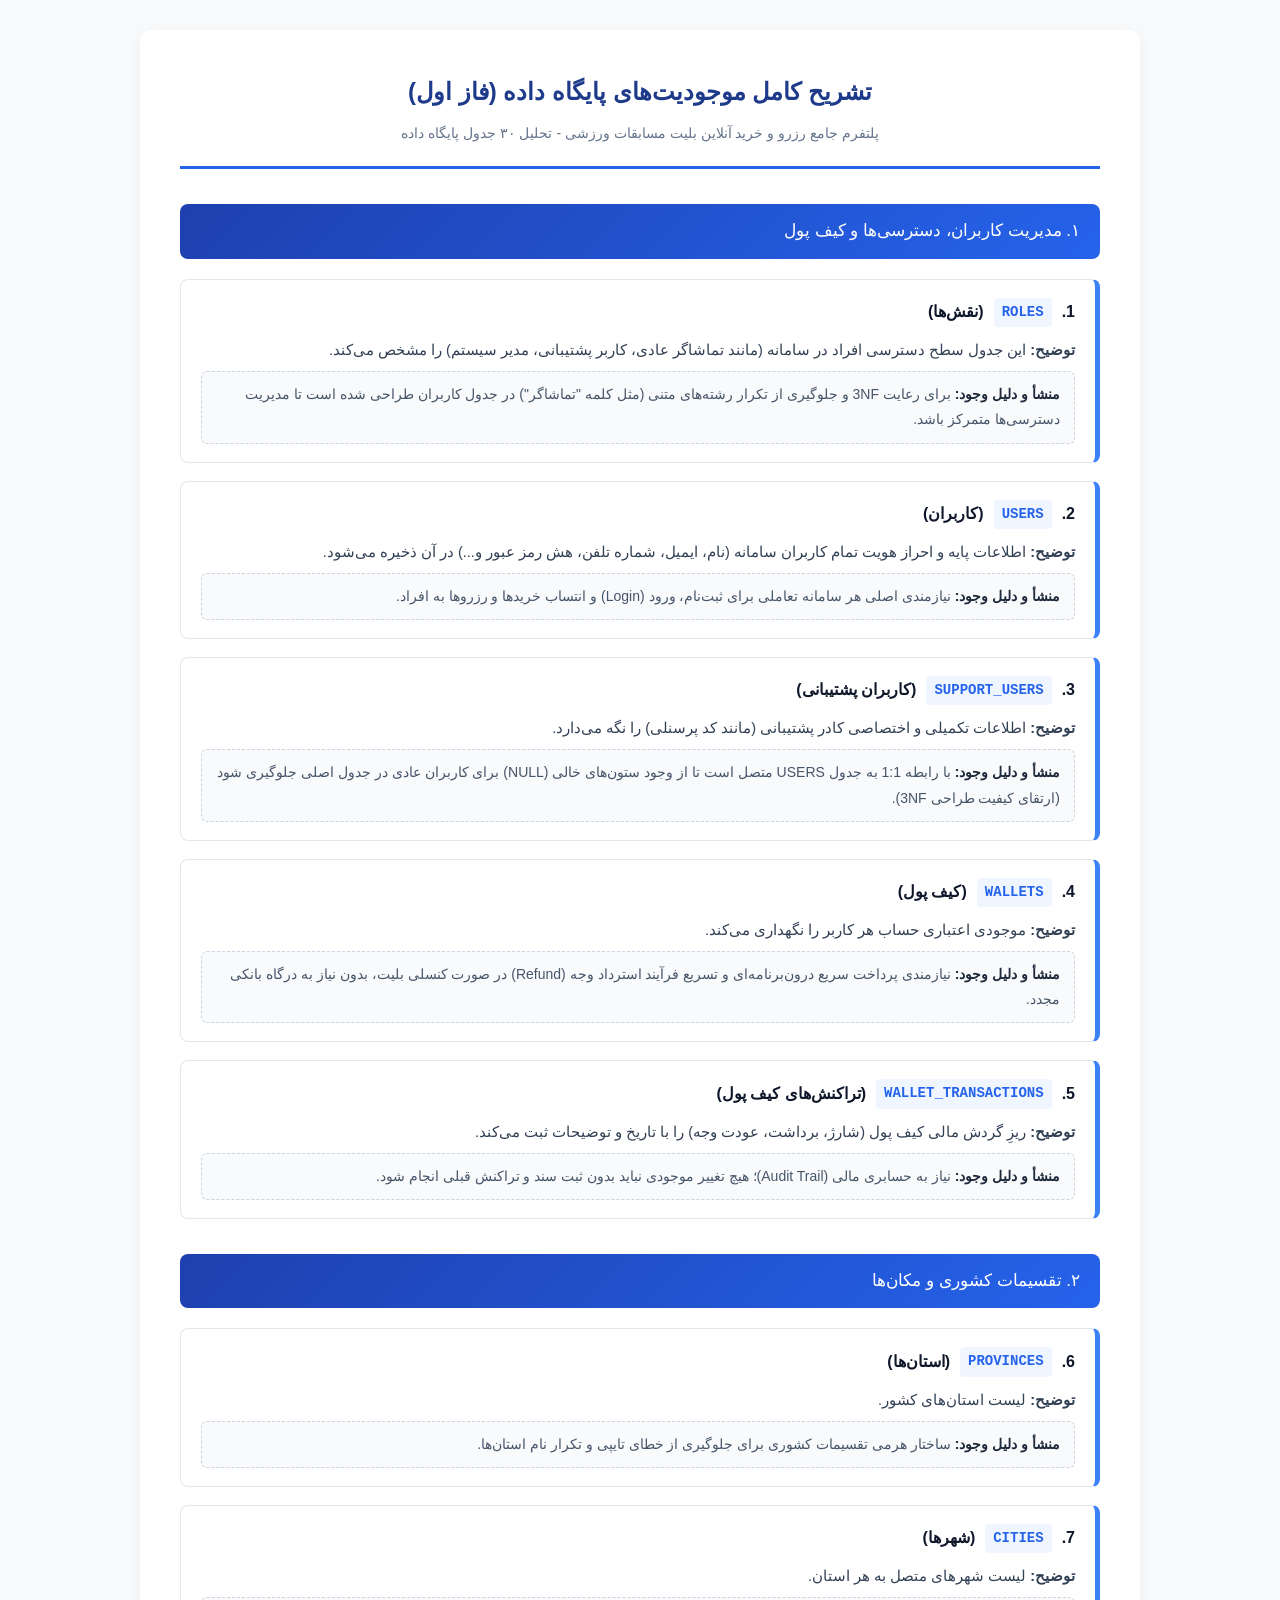
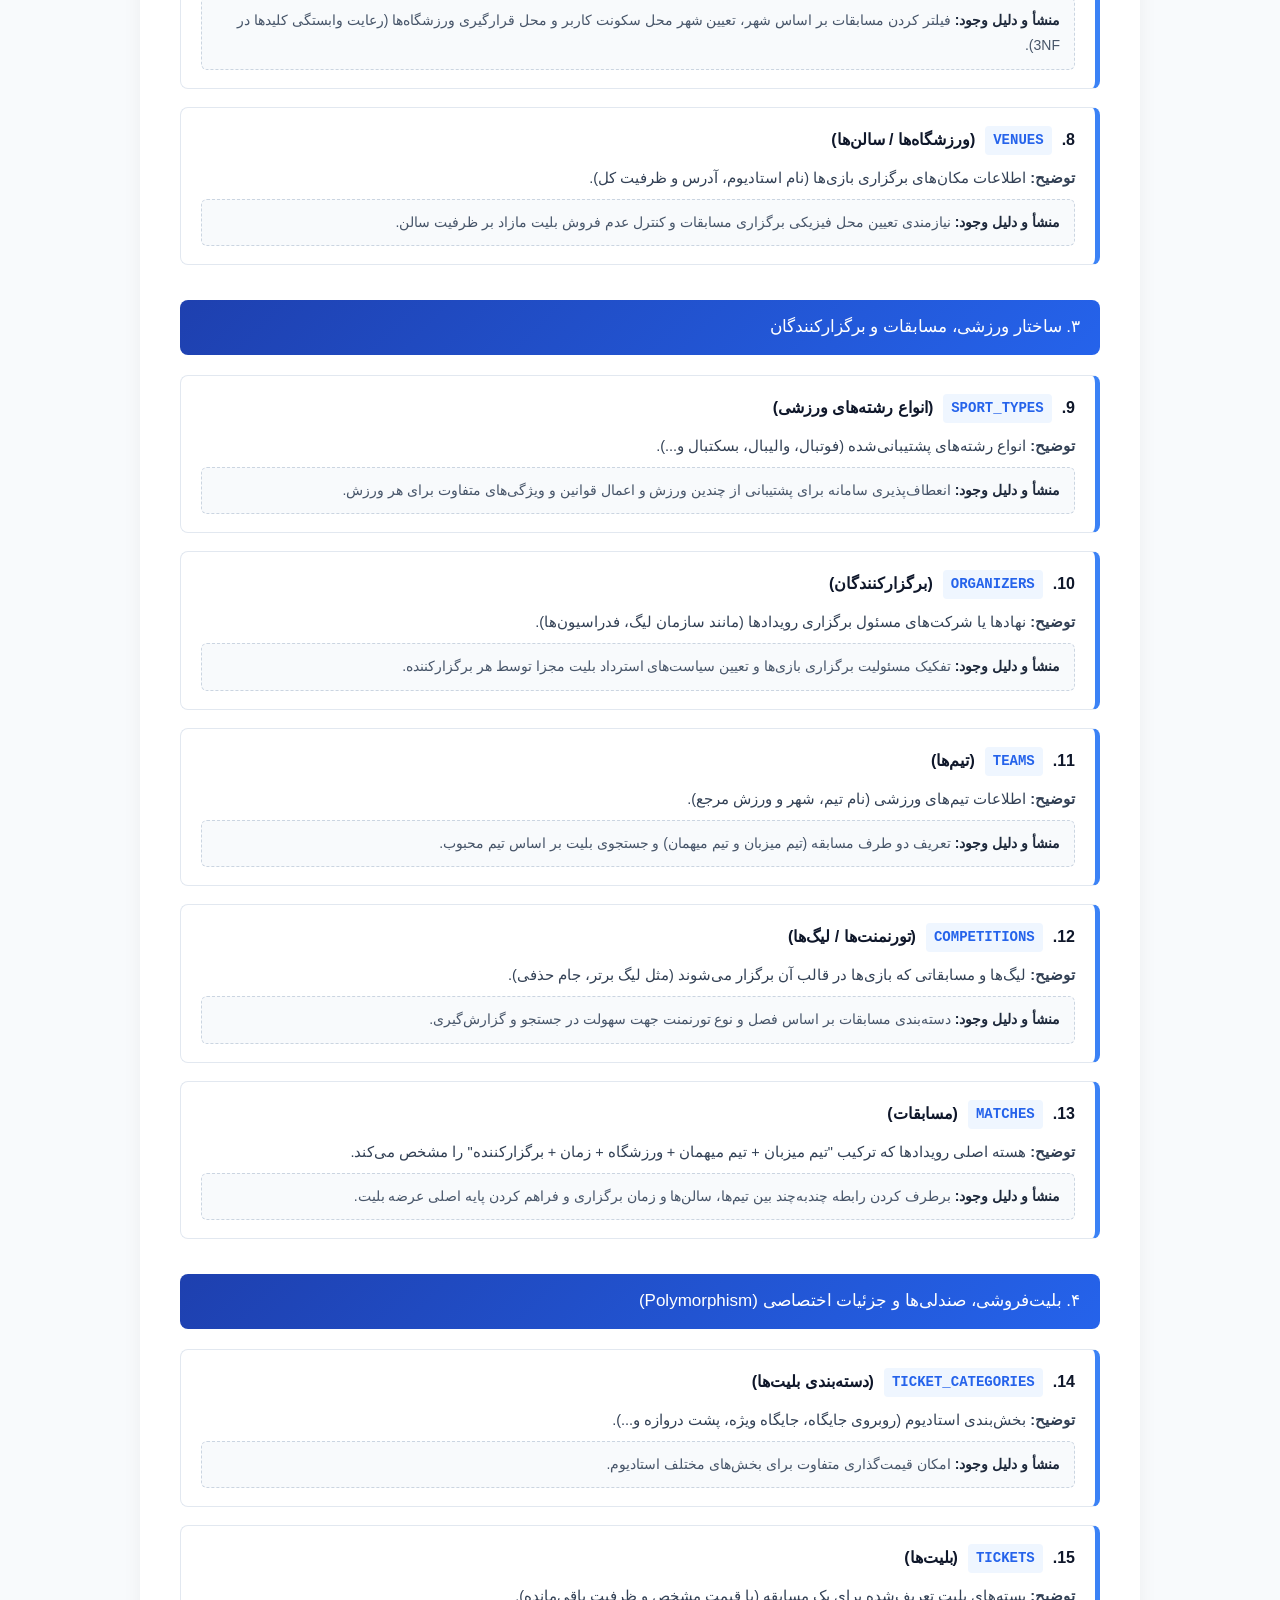
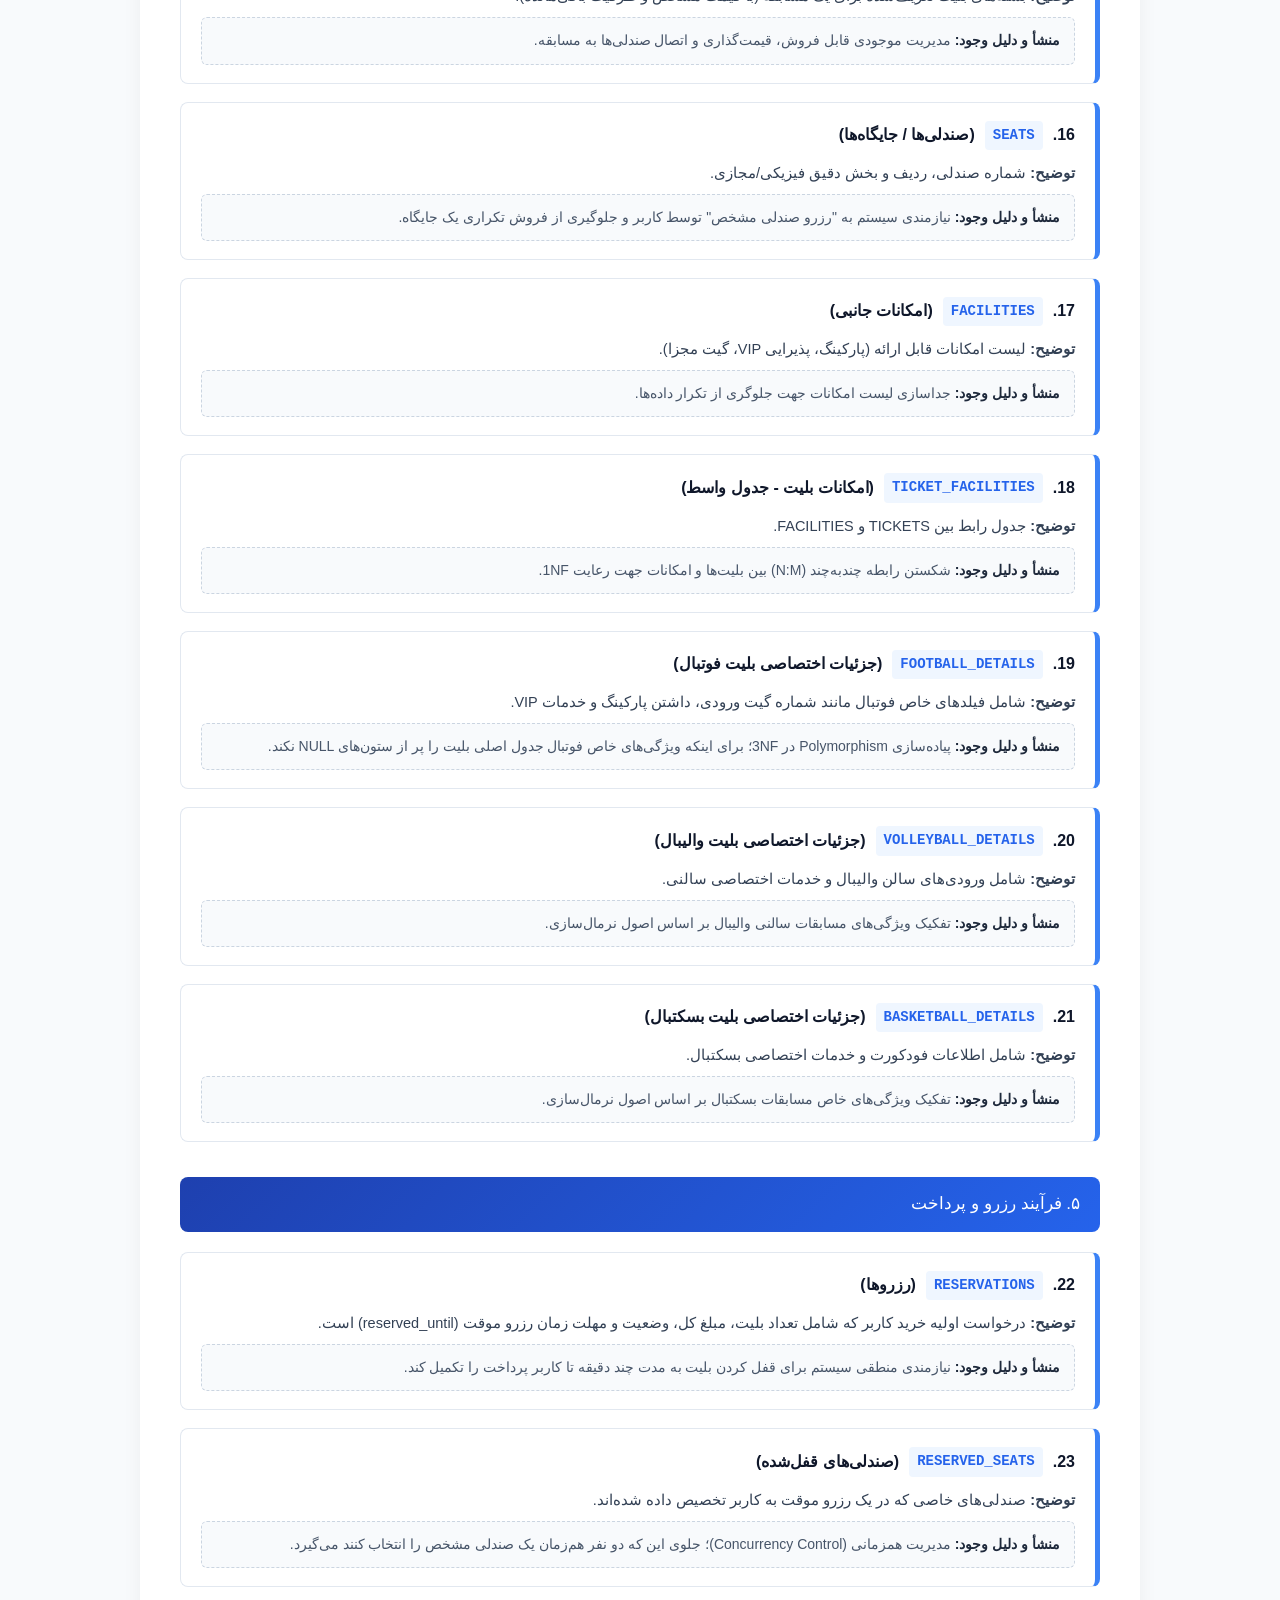
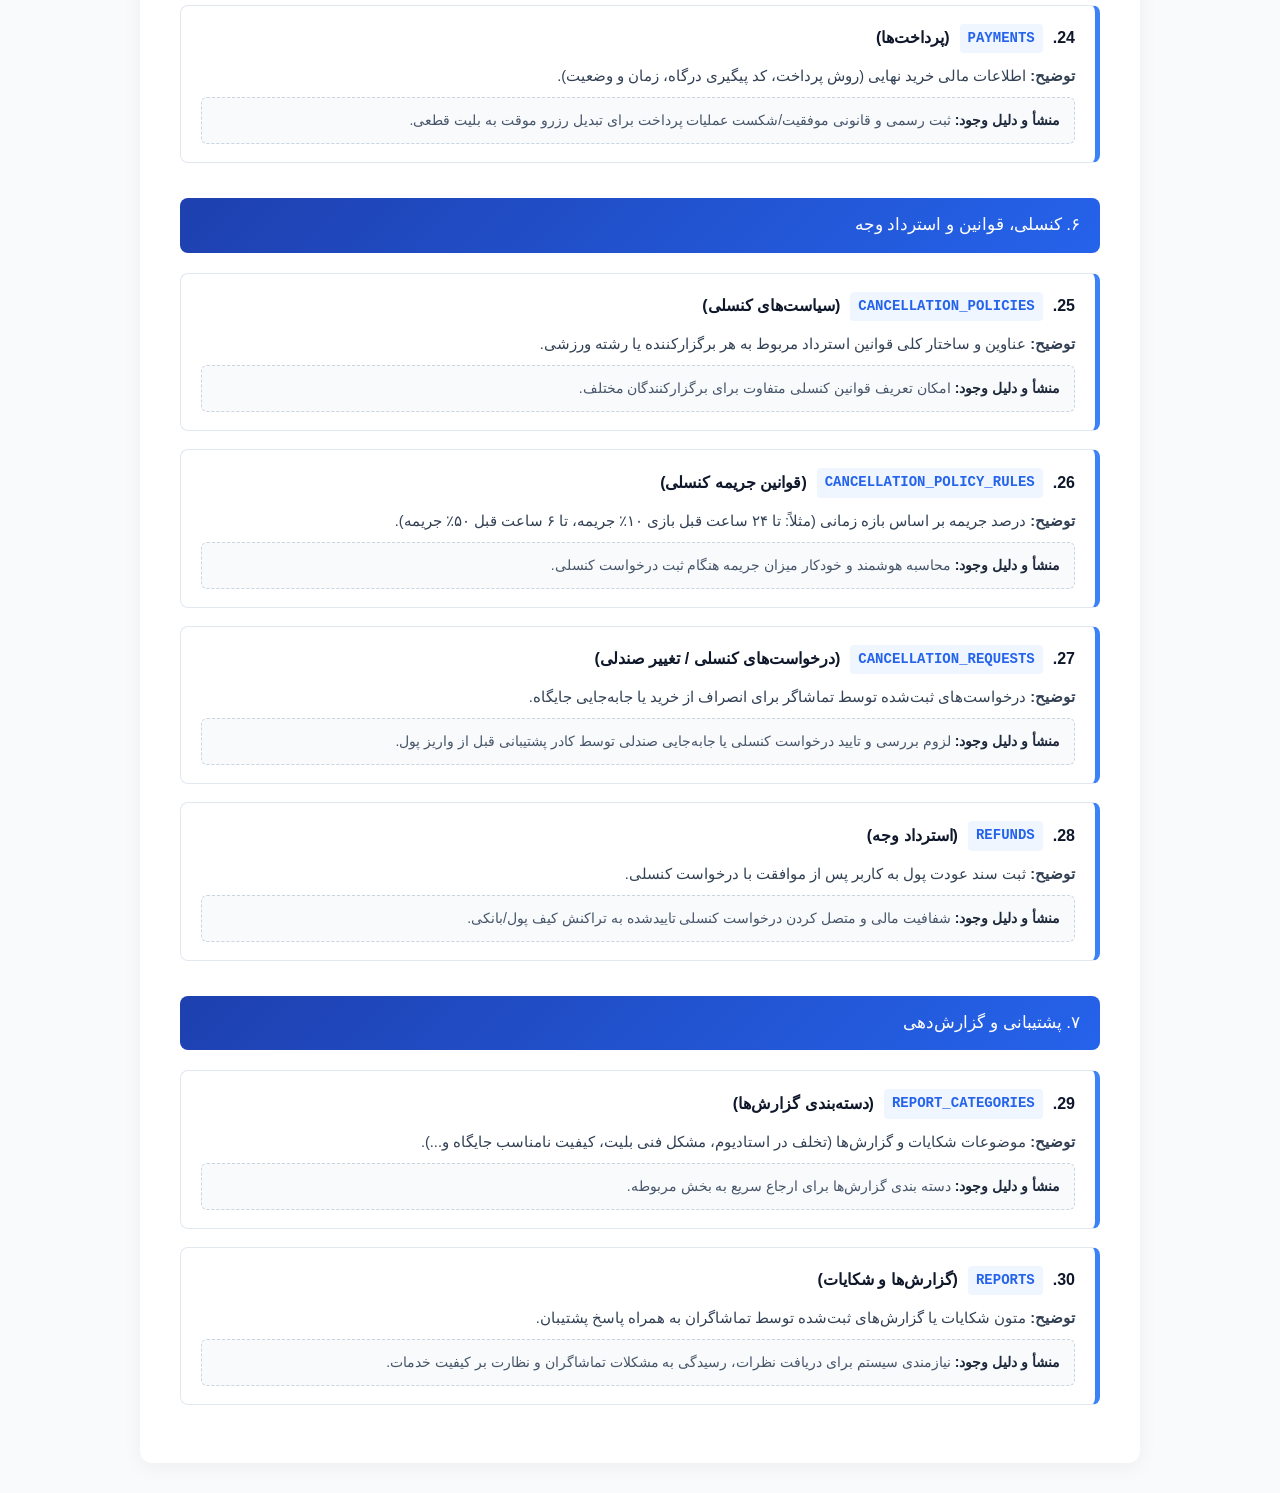
<file: P1_report.html>
<!DOCTYPE html>
<html lang="fa" dir="rtl">
<head>
    <meta charset="UTF-8">
    <meta name="viewport" content="width=device-width, initial-scale=1.0">
    <title>تشریح ۳۰ موجودیت پایگاه داده - سامانه رزرو بلیت ورزشی</title>
    <style>
        * {
            box-sizing: border-box;
            margin: 0;
            padding: 0;
        }

        body {
            font-family: 'Tahoma', 'Segoe UI', 'Vazir', sans-serif;
            line-height: 1.8;
            background-color: #f8fafc !important; /* اجباری برای جلوگیری از دارک‌مود */
            color: #1e293b !important;
            padding: 30px 15px;
        }

        .container {
            max-width: 1000px;
            margin: 0 auto;
            background-color: #ffffff !important;
            padding: 40px;
            border-radius: 12px;
            box-shadow: 0 4px 20px rgba(0, 0, 0, 0.05);
        }

        /* Header Styling */
        .header {
            text-align: center;
            border-bottom: 3px solid #2563eb;
            padding-bottom: 20px;
            margin-bottom: 35px;
        }

        .header h1 {
            color: #1e3a8a;
            font-size: 24px;
            margin-bottom: 8px;
        }

        .header p {
            color: #64748b;
            font-size: 14px;
        }

        /* Section Category Headers */
        .category-title {
            background: linear-gradient(135deg, #1e40af, #2563eb);
            color: #ffffff !important;
            padding: 12px 20px;
            border-radius: 8px;
            font-size: 17px;
            margin: 35px 0 20px 0;
        }

        /* Entity Card Styling */
        .entity-card {
            background-color: #ffffff;
            border: 1px solid #e2e8f0;
            border-right: 5px solid #3b82f6;
            border-radius: 8px;
            padding: 18px 20px;
            margin-bottom: 18px;
        }

        .entity-title {
            color: #0f172a;
            font-size: 16px;
            font-weight: bold;
            margin-bottom: 10px;
            display: flex;
            align-items: center;
            gap: 10px;
            flex-wrap: wrap;
        }

        .entity-title code {
            background-color: #eff6ff;
            color: #2563eb;
            padding: 2px 8px;
            border-radius: 4px;
            font-family: 'Consolas', 'Courier New', monospace;
            font-size: 14px;
            direction: ltr;
            display: inline-block;
        }

        .desc-box {
            color: #334155;
            margin-bottom: 8px;
            font-size: 14.5px;
        }

        .origin-box {
            color: #475569;
            background-color: #f8fafc;
            padding: 10px 14px;
            border-radius: 6px;
            border: 1px dashed #cbd5e1;
            font-size: 14px;
        }

        .origin-box strong {
            color: #1e293b;
        }

        /* Print Settings for PDF export */
        @media print {
            body {
                background-color: #ffffff !important;
                padding: 0;
            }
            .container {
                box-shadow: none;
                padding: 0;
                max-width: 100%;
            }
            .entity-card {
                page-break-inside: avoid;
                border: 1px solid #cbd5e1;
                border-right: 5px solid #2563eb;
            }
            .category-title {
                background: #1e40af !important;
                color: #ffffff !important;
                -webkit-print-color-adjust: exact;
                print-color-adjust: exact;
            }
        }
    </style>
</head>
<body>

    <div class="container">
        
        <div class="header">
            <h1>تشریح کامل موجودیت‌های پایگاه داده (فاز اول)</h1>
            <p>پلتفرم جامع رزرو و خرید آنلاین بلیت مسابقات ورزشی - تحلیل ۳۰ جدول پایگاه داده</p>
        </div>

        <!-- بخش اول -->
        <div class="category-title">۱. مدیریت کاربران، دسترسی‌ها و کیف پول</div>

        <div class="entity-card">
            <div class="entity-title">1. <code>ROLES</code> (نقش‌ها)</div>
            <div class="desc-box"><strong>توضیح:</strong> این جدول سطح دسترسی افراد در سامانه (مانند تماشاگر عادی، کاربر پشتیبانی، مدیر سیستم) را مشخص می‌کند.</div>
            <div class="origin-box"><strong>منشأ و دلیل وجود:</strong> برای رعایت 3NF و جلوگیری از تکرار رشته‌های متنی (مثل کلمه "تماشاگر") در جدول کاربران طراحی شده است تا مدیریت دسترسی‌ها متمرکز باشد.</div>
        </div>

        <div class="entity-card">
            <div class="entity-title">2. <code>USERS</code> (کاربران)</div>
            <div class="desc-box"><strong>توضیح:</strong> اطلاعات پایه و احراز هویت تمام کاربران سامانه (نام، ایمیل، شماره تلفن، هش رمز عبور و...) در آن ذخیره می‌شود.</div>
            <div class="origin-box"><strong>منشأ و دلیل وجود:</strong> نیازمندی اصلی هر سامانه تعاملی برای ثبت‌نام، ورود (Login) و انتساب خریدها و رزروها به افراد.</div>
        </div>

        <div class="entity-card">
            <div class="entity-title">3. <code>SUPPORT_USERS</code> (کاربران پشتیبانی)</div>
            <div class="desc-box"><strong>توضیح:</strong> اطلاعات تکمیلی و اختصاصی کادر پشتیبانی (مانند کد پرسنلی) را نگه می‌دارد.</div>
            <div class="origin-box"><strong>منشأ و دلیل وجود:</strong> با رابطه 1:1 به جدول USERS متصل است تا از وجود ستون‌های خالی (NULL) برای کاربران عادی در جدول اصلی جلوگیری شود (ارتقای کیفیت طراحی 3NF).</div>
        </div>

        <div class="entity-card">
            <div class="entity-title">4. <code>WALLETS</code> (کیف پول)</div>
            <div class="desc-box"><strong>توضیح:</strong> موجودی اعتباری حساب هر کاربر را نگهداری می‌کند.</div>
            <div class="origin-box"><strong>منشأ و دلیل وجود:</strong> نیازمندی پرداخت سریع درون‌برنامه‌ای و تسریع فرآیند استرداد وجه (Refund) در صورت کنسلی بلیت، بدون نیاز به درگاه بانکی مجدد.</div>
        </div>

        <div class="entity-card">
            <div class="entity-title">5. <code>WALLET_TRANSACTIONS</code> (تراکنش‌های کیف پول)</div>
            <div class="desc-box"><strong>توضیح:</strong> ریزِ گردش مالی کیف پول (شارژ، برداشت، عودت وجه) را با تاریخ و توضیحات ثبت می‌کند.</div>
            <div class="origin-box"><strong>منشأ و دلیل وجود:</strong> نیاز به حسابری مالی (Audit Trail)؛ هیچ تغییر موجودی نباید بدون ثبت سند و تراکنش قبلی انجام شود.</div>
        </div>

        <!-- بخش دوم -->
        <div class="category-title">۲. تقسیمات کشوری و مکان‌ها</div>

        <div class="entity-card">
            <div class="entity-title">6. <code>PROVINCES</code> (استان‌ها)</div>
            <div class="desc-box"><strong>توضیح:</strong> لیست استان‌های کشور.</div>
            <div class="origin-box"><strong>منشأ و دلیل وجود:</strong> ساختار هرمی تقسیمات کشوری برای جلوگیری از خطای تایپی و تکرار نام استان‌ها.</div>
        </div>

        <div class="entity-card">
            <div class="entity-title">7. <code>CITIES</code> (شهرها)</div>
            <div class="desc-box"><strong>توضیح:</strong> لیست شهرهای متصل به هر استان.</div>
            <div class="origin-box"><strong>منشأ و دلیل وجود:</strong> فیلتر کردن مسابقات بر اساس شهر، تعیین شهر محل سکونت کاربر و محل قرارگیری ورزشگاه‌ها (رعایت وابستگی کلیدها در 3NF).</div>
        </div>

        <div class="entity-card">
            <div class="entity-title">8. <code>VENUES</code> (ورزشگاه‌ها / سالن‌ها)</div>
            <div class="desc-box"><strong>توضیح:</strong> اطلاعات مکان‌های برگزاری بازی‌ها (نام استادیوم، آدرس و ظرفیت کل).</div>
            <div class="origin-box"><strong>منشأ و دلیل وجود:</strong> نیازمندی تعیین محل فیزیکی برگزاری مسابقات و کنترل عدم فروش بلیت مازاد بر ظرفیت سالن.</div>
        </div>

        <!-- بخش سوم -->
        <div class="category-title">۳. ساختار ورزشی، مسابقات و برگزارکنندگان</div>

        <div class="entity-card">
            <div class="entity-title">9. <code>SPORT_TYPES</code> (انواع رشته‌های ورزشی)</div>
            <div class="desc-box"><strong>توضیح:</strong> انواع رشته‌های پشتیبانی‌شده (فوتبال، والیبال، بسکتبال و...).</div>
            <div class="origin-box"><strong>منشأ و دلیل وجود:</strong> انعطاف‌پذیری سامانه برای پشتیبانی از چندین ورزش و اعمال قوانین و ویژگی‌های متفاوت برای هر ورزش.</div>
        </div>

        <div class="entity-card">
            <div class="entity-title">10. <code>ORGANIZERS</code> (برگزارکنندگان)</div>
            <div class="desc-box"><strong>توضیح:</strong> نهادها یا شرکت‌های مسئول برگزاری رویدادها (مانند سازمان لیگ، فدراسیون‌ها).</div>
            <div class="origin-box"><strong>منشأ و دلیل وجود:</strong> تفکیک مسئولیت برگزاری بازی‌ها و تعیین سیاست‌های استرداد بلیت مجزا توسط هر برگزارکننده.</div>
        </div>

        <div class="entity-card">
            <div class="entity-title">11. <code>TEAMS</code> (تیم‌ها)</div>
            <div class="desc-box"><strong>توضیح:</strong> اطلاعات تیم‌های ورزشی (نام تیم، شهر و ورزش مرجع).</div>
            <div class="origin-box"><strong>منشأ و دلیل وجود:</strong> تعریف دو طرف مسابقه (تیم میزبان و تیم میهمان) و جستجوی بلیت بر اساس تیم محبوب.</div>
        </div>

        <div class="entity-card">
            <div class="entity-title">12. <code>COMPETITIONS</code> (تورنمنت‌ها / لیگ‌ها)</div>
            <div class="desc-box"><strong>توضیح:</strong> لیگ‌ها و مسابقاتی که بازی‌ها در قالب آن برگزار می‌شوند (مثل لیگ برتر، جام حذفی).</div>
            <div class="origin-box"><strong>منشأ و دلیل وجود:</strong> دسته‌بندی مسابقات بر اساس فصل و نوع تورنمنت جهت سهولت در جستجو و گزارش‌گیری.</div>
        </div>

        <div class="entity-card">
            <div class="entity-title">13. <code>MATCHES</code> (مسابقات)</div>
            <div class="desc-box"><strong>توضیح:</strong> هسته اصلی رویدادها که ترکیب "تیم میزبان + تیم میهمان + ورزشگاه + زمان + برگزارکننده" را مشخص می‌کند.</div>
            <div class="origin-box"><strong>منشأ و دلیل وجود:</strong> برطرف کردن رابطه چندبه‌چند بین تیم‌ها، سالن‌ها و زمان برگزاری و فراهم کردن پایه اصلی عرضه بلیت.</div>
        </div>

        <!-- بخش چهارم -->
        <div class="category-title">۴. بلیت‌فروشی، صندلی‌ها و جزئیات اختصاصی (Polymorphism)</div>

        <div class="entity-card">
            <div class="entity-title">14. <code>TICKET_CATEGORIES</code> (دسته‌بندی بلیت‌ها)</div>
            <div class="desc-box"><strong>توضیح:</strong> بخش‌بندی استادیوم (روبروی جایگاه، جایگاه ویژه، پشت دروازه و...).</div>
            <div class="origin-box"><strong>منشأ و دلیل وجود:</strong> امکان قیمت‌گذاری متفاوت برای بخش‌های مختلف استادیوم.</div>
        </div>

        <div class="entity-card">
            <div class="entity-title">15. <code>TICKETS</code> (بلیت‌ها)</div>
            <div class="desc-box"><strong>توضیح:</strong> بسته‌های بلیت تعریف‌شده برای یک مسابقه (با قیمت مشخص و ظرفیت باقی‌مانده).</div>
            <div class="origin-box"><strong>منشأ و دلیل وجود:</strong> مدیریت موجودی قابل فروش، قیمت‌گذاری و اتصال صندلی‌ها به مسابقه.</div>
        </div>

        <div class="entity-card">
            <div class="entity-title">16. <code>SEATS</code> (صندلی‌ها / جایگاه‌ها)</div>
            <div class="desc-box"><strong>توضیح:</strong> شماره صندلی، ردیف و بخش دقیق فیزیکی/مجازی.</div>
            <div class="origin-box"><strong>منشأ و دلیل وجود:</strong> نیازمندی سیستم به "رزرو صندلی مشخص" توسط کاربر و جلوگیری از فروش تکراری یک جایگاه.</div>
        </div>

        <div class="entity-card">
            <div class="entity-title">17. <code>FACILITIES</code> (امکانات جانبی)</div>
            <div class="desc-box"><strong>توضیح:</strong> لیست امکانات قابل ارائه (پارکینگ، پذیرایی VIP، گیت مجزا).</div>
            <div class="origin-box"><strong>منشأ و دلیل وجود:</strong> جداسازی لیست امکانات جهت جلوگری از تکرار داده‌ها.</div>
        </div>

        <div class="entity-card">
            <div class="entity-title">18. <code>TICKET_FACILITIES</code> (امکانات بلیت - جدول واسط)</div>
            <div class="desc-box"><strong>توضیح:</strong> جدول رابط بین TICKETS و FACILITIES.</div>
            <div class="origin-box"><strong>منشأ و دلیل وجود:</strong> شکستن رابطه چندبه‌چند (N:M) بین بلیت‌ها و امکانات جهت رعایت 1NF.</div>
        </div>

        <div class="entity-card">
            <div class="entity-title">19. <code>FOOTBALL_DETAILS</code> (جزئیات اختصاصی بلیت فوتبال)</div>
            <div class="desc-box"><strong>توضیح:</strong> شامل فیلدهای خاص فوتبال مانند شماره گیت ورودی، داشتن پارکینگ و خدمات VIP.</div>
            <div class="origin-box"><strong>منشأ و دلیل وجود:</strong> پیاده‌سازی Polymorphism در 3NF؛ برای اینکه ویژگی‌های خاص فوتبال جدول اصلی بلیت را پر از ستون‌های NULL نکند.</div>
        </div>

        <div class="entity-card">
            <div class="entity-title">20. <code>VOLLEYBALL_DETAILS</code> (جزئیات اختصاصی بلیت والیبال)</div>
            <div class="desc-box"><strong>توضیح:</strong> شامل ورودی‌های سالن والیبال و خدمات اختصاصی سالنی.</div>
            <div class="origin-box"><strong>منشأ و دلیل وجود:</strong> تفکیک ویژگی‌های مسابقات سالنی والیبال بر اساس اصول نرمال‌سازی.</div>
        </div>

        <div class="entity-card">
            <div class="entity-title">21. <code>BASKETBALL_DETAILS</code> (جزئیات اختصاصی بلیت بسکتبال)</div>
            <div class="desc-box"><strong>توضیح:</strong> شامل اطلاعات فودکورت و خدمات اختصاصی بسکتبال.</div>
            <div class="origin-box"><strong>منشأ و دلیل وجود:</strong> تفکیک ویژگی‌های خاص مسابقات بسکتبال بر اساس اصول نرمال‌سازی.</div>
        </div>

        <!-- بخش پنجم -->
        <div class="category-title">۵. فرآیند رزرو و پرداخت</div>

        <div class="entity-card">
            <div class="entity-title">22. <code>RESERVATIONS</code> (رزروها)</div>
            <div class="desc-box"><strong>توضیح:</strong> درخواست اولیه خرید کاربر که شامل تعداد بلیت، مبلغ کل، وضعیت و مهلت زمان رزرو موقت (reserved_until) است.</div>
            <div class="origin-box"><strong>منشأ و دلیل وجود:</strong> نیازمندی منطقی سیستم برای قفل کردن بلیت به مدت چند دقیقه تا کاربر پرداخت را تکمیل کند.</div>
        </div>

        <div class="entity-card">
            <div class="entity-title">23. <code>RESERVED_SEATS</code> (صندلی‌های قفل‌شده)</div>
            <div class="desc-box"><strong>توضیح:</strong> صندلی‌های خاصی که در یک رزرو موقت به کاربر تخصیص داده شده‌اند.</div>
            <div class="origin-box"><strong>منشأ و دلیل وجود:</strong> مدیریت همزمانی (Concurrency Control)؛ جلوی این که دو نفر هم‌زمان یک صندلی مشخص را انتخاب کنند می‌گیرد.</div>
        </div>

        <div class="entity-card">
            <div class="entity-title">24. <code>PAYMENTS</code> (پرداخت‌ها)</div>
            <div class="desc-box"><strong>توضیح:</strong> اطلاعات مالی خرید نهایی (روش پرداخت، کد پیگیری درگاه، زمان و وضعیت).</div>
            <div class="origin-box"><strong>منشأ و دلیل وجود:</strong> ثبت رسمی و قانونی موفقیت/شکست عملیات پرداخت برای تبدیل رزرو موقت به بلیت قطعی.</div>
        </div>

        <!-- بخش ششم -->
        <div class="category-title">۶. کنسلی، قوانین و استرداد وجه</div>

        <div class="entity-card">
            <div class="entity-title">25. <code>CANCELLATION_POLICIES</code> (سیاست‌های کنسلی)</div>
            <div class="desc-box"><strong>توضیح:</strong> عناوین و ساختار کلی قوانین استرداد مربوط به هر برگزارکننده یا رشته ورزشی.</div>
            <div class="origin-box"><strong>منشأ و دلیل وجود:</strong> امکان تعریف قوانین کنسلی متفاوت برای برگزارکنندگان مختلف.</div>
        </div>

        <div class="entity-card">
            <div class="entity-title">26. <code>CANCELLATION_POLICY_RULES</code> (قوانین جریمه کنسلی)</div>
            <div class="desc-box"><strong>توضیح:</strong> درصد جریمه بر اساس بازه زمانی (مثلاً: تا ۲۴ ساعت قبل بازی ۱۰٪ جریمه، تا ۶ ساعت قبل ۵۰٪ جریمه).</div>
            <div class="origin-box"><strong>منشأ و دلیل وجود:</strong> محاسبه هوشمند و خودکار میزان جریمه هنگام ثبت درخواست کنسلی.</div>
        </div>

        <div class="entity-card">
            <div class="entity-title">27. <code>CANCELLATION_REQUESTS</code> (درخواست‌های کنسلی / تغییر صندلی)</div>
            <div class="desc-box"><strong>توضیح:</strong> درخواست‌های ثبت‌شده توسط تماشاگر برای انصراف از خرید یا جابه‌جایی جایگاه.</div>
            <div class="origin-box"><strong>منشأ و دلیل وجود:</strong> لزوم بررسی و تایید درخواست کنسلی یا جابه‌جایی صندلی توسط کادر پشتیبانی قبل از واریز پول.</div>
        </div>

        <div class="entity-card">
            <div class="entity-title">28. <code>REFUNDS</code> (استرداد وجه)</div>
            <div class="desc-box"><strong>توضیح:</strong> ثبت سند عودت پول به کاربر پس از موافقت با درخواست کنسلی.</div>
            <div class="origin-box"><strong>منشأ و دلیل وجود:</strong> شفافیت مالی و متصل کردن درخواست کنسلی تاییدشده به تراکنش کیف پول/بانکی.</div>
        </div>

        <!-- بخش هفتم -->
        <div class="category-title">۷. پشتیبانی و گزارش‌دهی</div>

        <div class="entity-card">
            <div class="entity-title">29. <code>REPORT_CATEGORIES</code> (دسته‌بندی گزارش‌ها)</div>
            <div class="desc-box"><strong>توضیح:</strong> موضوعات شکایات و گزارش‌ها (تخلف در استادیوم، مشکل فنی بلیت، کیفیت نامناسب جایگاه و...).</div>
            <div class="origin-box"><strong>منشأ و دلیل وجود:</strong> دسته بندی گزارش‌ها برای ارجاع سریع به بخش مربوطه.</div>
        </div>

        <div class="entity-card">
            <div class="entity-title">30. <code>REPORTS</code> (گزارش‌ها و شکایات)</div>
            <div class="desc-box"><strong>توضیح:</strong> متون شکایات یا گزارش‌های ثبت‌شده توسط تماشاگران به همراه پاسخ پشتیبان.</div>
            <div class="origin-box"><strong>منشأ و دلیل وجود:</strong> نیازمندی سیستم برای دریافت نظرات، رسیدگی به مشکلات تماشاگران و نظارت بر کیفیت خدمات.</div>
        </div>

    </div>

</body>
</html>
</file>
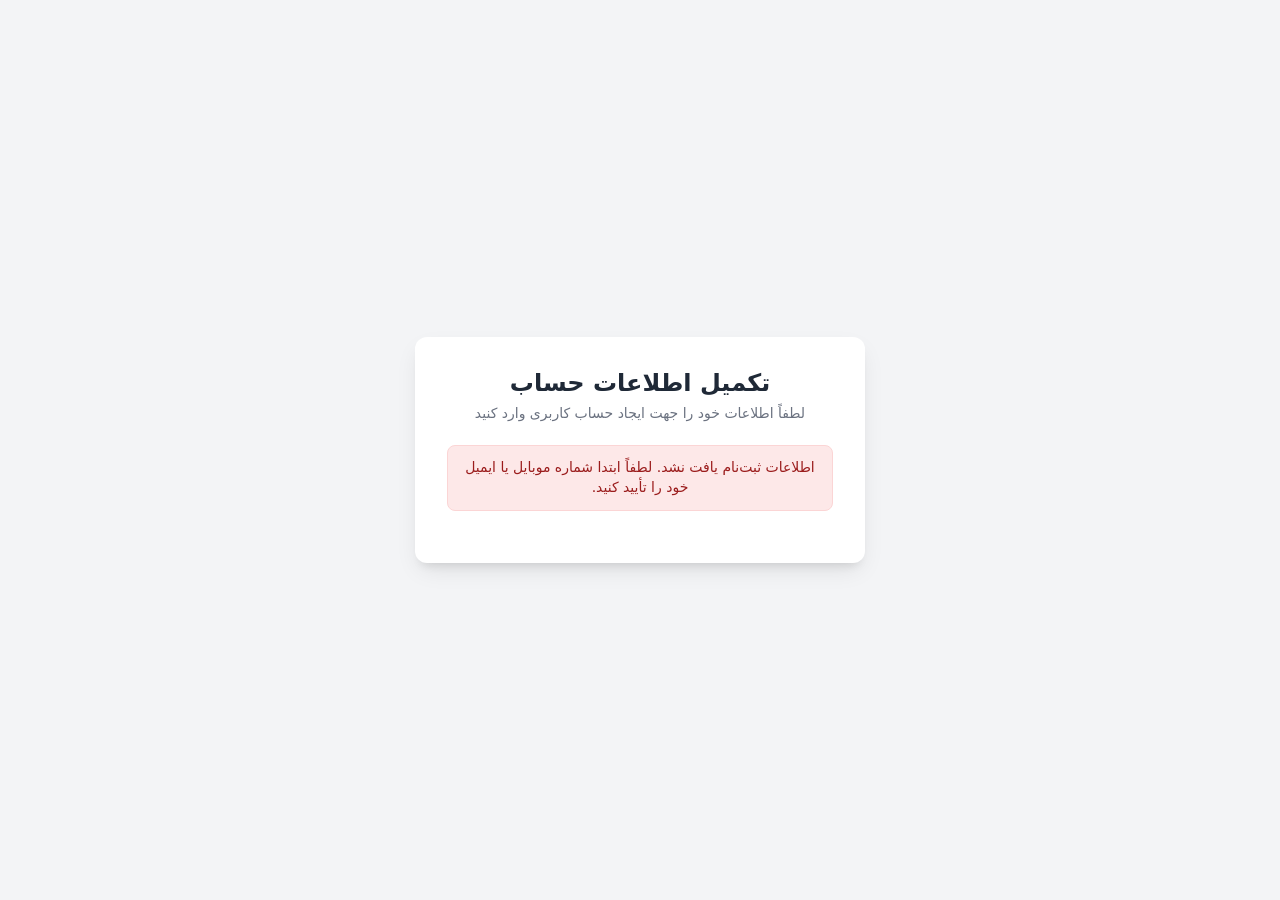
<file: frontend/signup.html>
<!DOCTYPE html>
<html lang="fa" dir="rtl">
<head>
    <meta charset="UTF-8">
    <meta name="viewport" content="width=device-width, initial-scale=1.0">
    <title>تکمیل ثبت‌نام</title>
    <style>
        :root {
            --primary-color: #4f46e5;
            --primary-hover: #4338ca;
            --bg-color: #f3f4f6;
            --card-bg: #ffffff;
            --text-color: #1f2937;
            --border-color: #d1d5db;
            --error-bg: #fde8e8;
            --error-color: #9b1c1c;
            --success-bg: #def7ec;
            --success-color: #03543f;
        }

        * {
            box-sizing: border-box;
            margin: 0;
            padding: 0;
            font-family: system-ui, -apple-system, BlinkMacSystemFont, 'Segoe UI', Roboto, Oxygen, Ubuntu, Cantarell, sans-serif;
        }

        body {
            background-color: var(--bg-color);
            color: var(--text-color);
            display: flex;
            justify-content: center;
            align-items: center;
            min-height: 100vh;
            padding: 1rem;
        }

        .signup-card {
            background-color: var(--card-bg);
            border-radius: 12px;
            box-shadow: 0 10px 25px -5px rgba(0, 0, 0, 0.1), 0 8px 10px -6px rgba(0, 0, 0, 0.1);
            width: 100%;
            max-width: 450px;
            padding: 2rem;
        }

        .signup-header {
            text-align: center;
            margin-bottom: 1.5rem;
        }

        .signup-header h1 {
            font-size: 1.5rem;
            color: var(--text-color);
            margin-bottom: 0.5rem;
        }

        .signup-header p {
            font-size: 0.875rem;
            color: #6b7280;
        }

        .message-box {
            padding: 0.75rem 1rem;
            border-radius: 8px;
            font-size: 0.875rem;
            margin-bottom: 1.25rem;
            text-align: center;
            line-height: 1.4;
        }

        .message-box.error {
            background-color: var(--error-bg);
            color: var(--error-color);
            border: 1px solid #fbd5d5;
        }

        .message-box.success {
            background-color: var(--success-bg);
            color: var(--success-color);
            border: 1px solid #bcf0da;
        }

        .hidden {
            display: none !important;
        }

        .form-group {
            margin-bottom: 1.25rem;
        }

        .form-row {
            display: flex;
            gap: 1rem;
        }

        .form-row .form-group {
            flex: 1;
        }

        label {
            display: block;
            font-size: 0.875rem;
            font-weight: 500;
            margin-bottom: 0.5rem;
            color: #374151;
        }

        input, select {
            width: 100%;
            padding: 0.75rem;
            border: 1px solid var(--border-color);
            border-radius: 6px;
            font-size: 0.95rem;
            outline: none;
            transition: border-color 0.2s, box-shadow 0.2s;
        }

        input:focus, select:focus {
            border-color: var(--primary-color);
            box-shadow: 0 0 0 3px rgba(79, 70, 229, 0.15);
        }

        input[readonly] {
            background-color: #f9fafb;
            color: #6b7280;
            cursor: not-allowed;
        }

        .btn-submit {
            width: 100%;
            padding: 0.85rem;
            background-color: var(--primary-color);
            color: white;
            border: none;
            border-radius: 6px;
            font-size: 1rem;
            font-weight: 600;
            cursor: pointer;
            transition: background-color 0.2s;
            margin-top: 0.5rem;
        }

        .btn-submit:hover {
            background-color: var(--primary-hover);
        }

        .btn-submit:disabled {
            background-color: #a5b4fc;
            cursor: not-allowed;
        }
    </style>
</head>
<body>

    <div class="signup-card">
        <div class="signup-header">
            <h1>تکمیل اطلاعات حساب</h1>
            <p>لطفاً اطلاعات خود را جهت ایجاد حساب کاربری وارد کنید</p>
        </div>

        <!-- باکس نمایش پیام‌های خطا یا موفقیت -->
        <div id="message-box" class="message-box hidden"></div>

        <!-- فرم اصلی ثبت‌نام -->
        <form id="form-signup" novalidate>
            
            <!-- نام و نام خانوادگی -->
            <div class="form-row">
                <div class="form-group">
                    <label for="first-name">نام <span style="color:red;">*</span></label>
                    <input type="text" id="first-name" placeholder="مثال: علی" required autocomplete="given-name">
                </div>

                <div class="form-group">
                    <label for="last-name">نام خانوادگی <span style="color:red;">*</span></label>
                    <input type="text" id="last-name" placeholder="مثال: محمدی" required autocomplete="family-name">
                </div>
            </div>

            <!-- شماره موبایل (قفل‌شدن به‌صورت پویا توسط JS تعیین می‌شود) -->
            <div class="form-group">
                <label for="phone">شماره موبایل</label>
                <input type="tel" id="phone" dir="ltr" placeholder="09xxxxxxxxx">
            </div>

            <!-- ایمیل (قفل‌شدن به‌صورت پویا توسط JS تعیین می‌شود) -->
            <div class="form-group">
                <label for="email">ایمیل</label>
                <input type="email" id="email" dir="ltr" placeholder="example@domain.com" autocomplete="email">
            </div>

            <!-- رمز عبور -->
            <div class="form-group">
                <label for="password">رمز عبور <span style="color:red;">*</span></label>
                <input type="password" id="password" dir="ltr" placeholder="حداقل ۶ کاراکتر" required autocomplete="new-password">
            </div>

            <!-- تکرار رمز عبور -->
            <div class="form-group">
                <label for="confirm-password">تکرار رمز عبور <span style="color:red;">*</span></label>
                <input type="password" id="confirm-password" dir="ltr" placeholder="تکرار رمز عبور" required autocomplete="new-password">
            </div>

            <!-- فیلد مخفی نقش کاربر -->
            <input type="hidden" id="role-id" value="2">

            <!-- دکمه ثبت فرم -->
            <button type="submit" id="btn-signup" class="btn-submit">تکمیل ثبت‌نام</button>
        </form>
    </div>

    <!-- اسکریپت‌های مربوطه -->
    <script type="module" src="js/signup.js?v=2"></script>
</body>
</html>
</file>
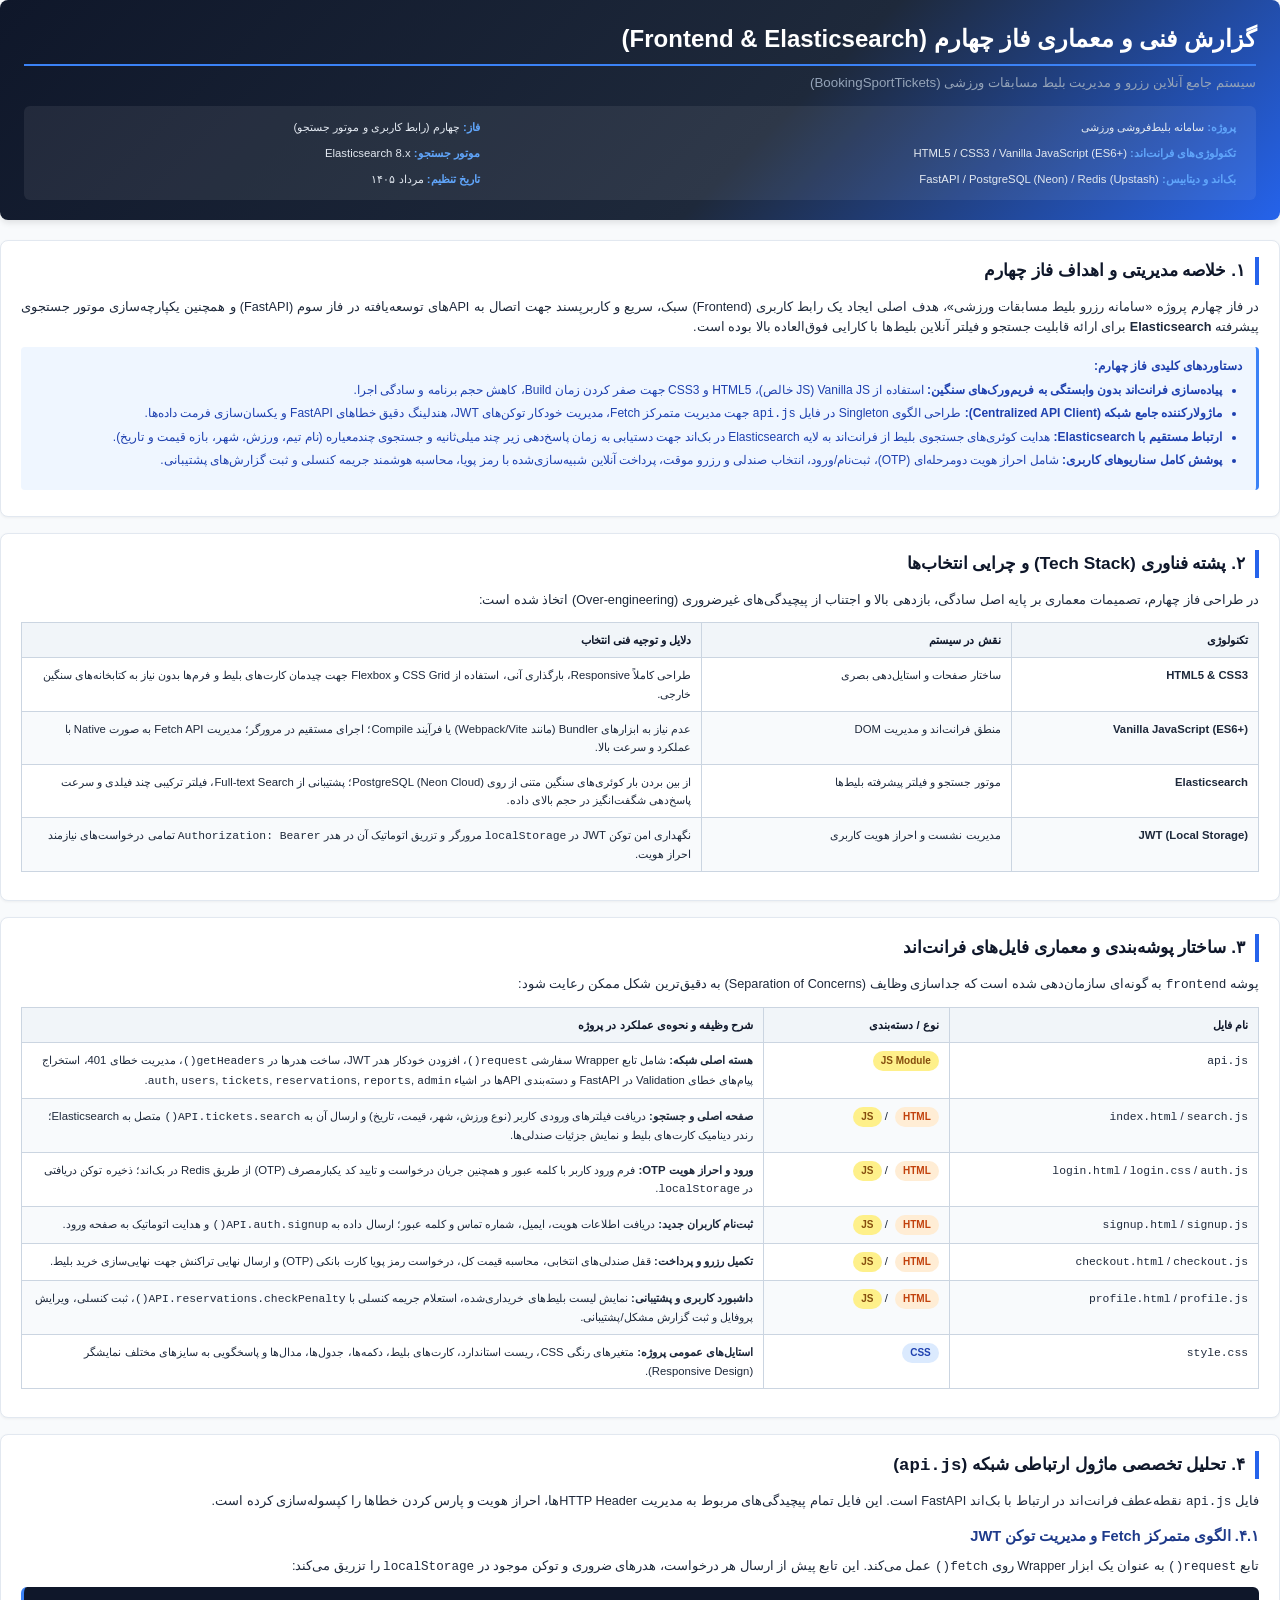
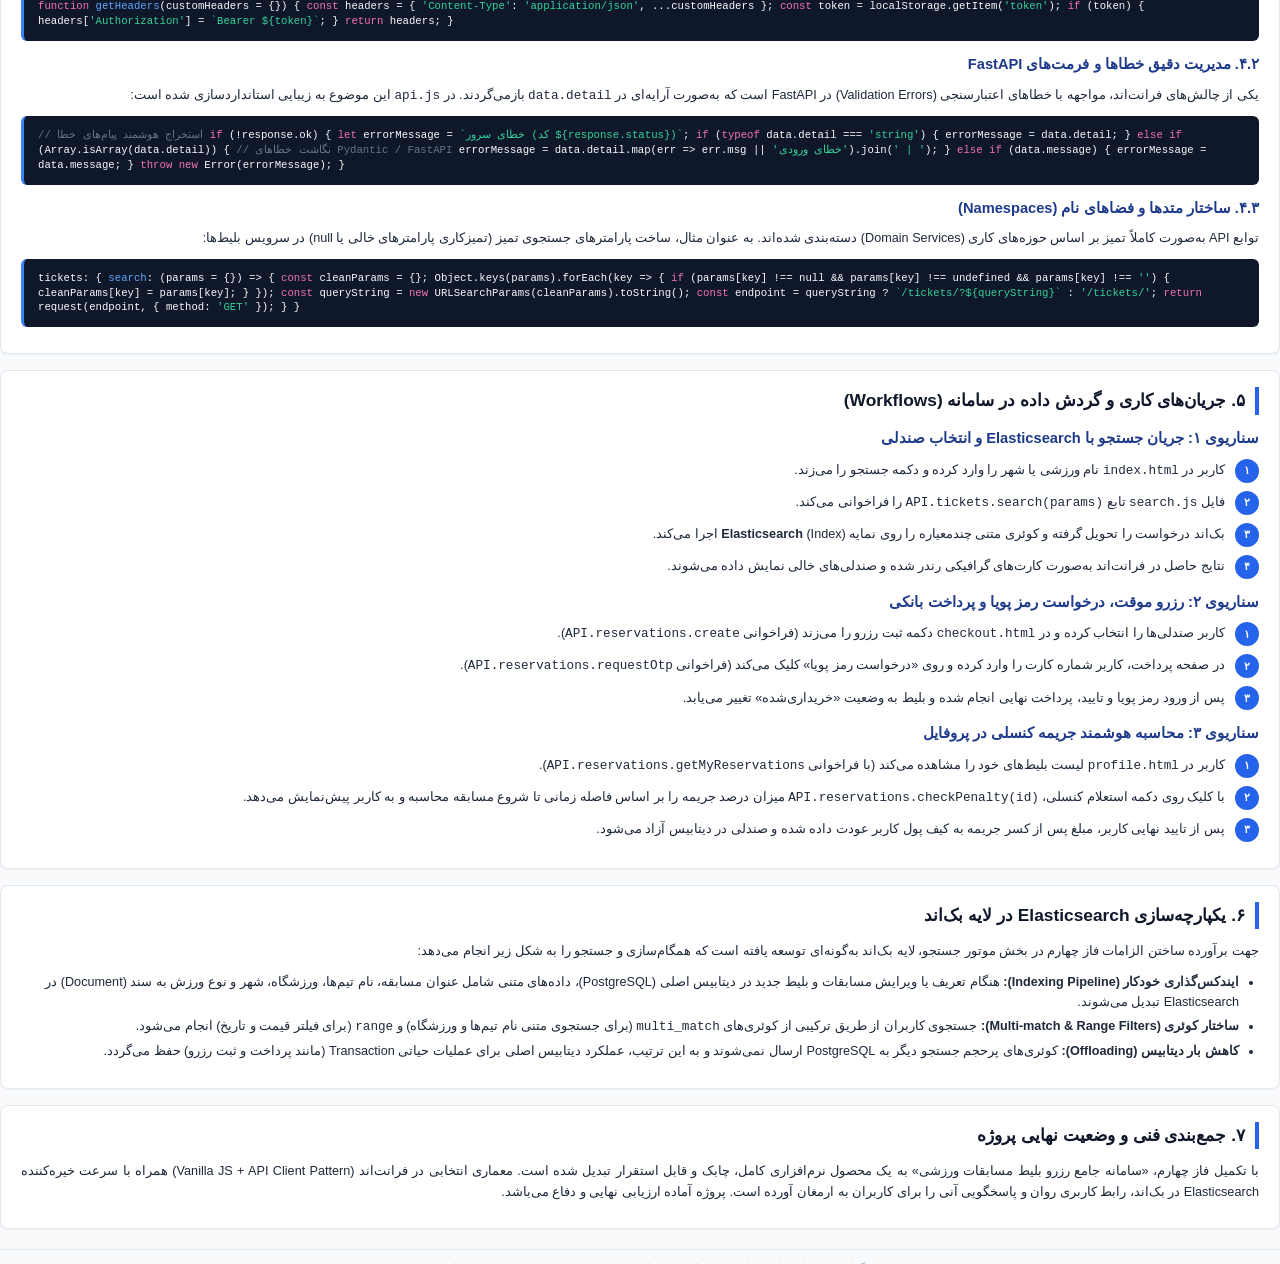
<file: Reports/P4_Report.html>
<!DOCTYPE html>
<html lang="fa" dir="rtl">
<head>
    <meta charset="UTF-8">
    <meta name="viewport" content="width=device-width, initial-scale=1.0">
    <title>گزارش فنی فاز چهارم - سیستم رزرو بلیط مسابقات ورزشی</title>
    <style>
        @page {
            size: A4;
            margin: 12mm 10mm;
            @bottom-center {
                content: "صفحه " counter(page) " از " counter(pages);
                font-family: 'Vazirmatn', 'Tahoma', sans-serif;
                font-size: 8pt;
                color: #64748b;
            }
        }

        * {
            box-sizing: border-box;
            margin: 0;
            padding: 0;
        }

        body {
            font-family: 'Vazirmatn', 'Tahoma', 'Segoe UI', sans-serif;
            background-color: #f8fafc;
            color: #1e293b;
            line-height: 1.6;
            font-size: 9.5pt;
            direction: rtl;
        }

        /* Header / Banner */
        .header-banner {
            background: linear-gradient(135deg, #0f172a 0%, #1e293b 60%, #2563eb 100%);
            color: #ffffff;
            padding: 20px 24px;
            border-radius: 8px;
            margin-bottom: 20px;
            box-shadow: 0 4px 6px -1px rgba(0, 0, 0, 0.1);
        }

        .header-banner h1 {
            font-size: 18pt;
            font-weight: 800;
            margin-bottom: 6px;
            color: #ffffff;
            border-bottom: 2px solid #3b82f6;
            padding-bottom: 6px;
        }

        .header-banner p {
            font-size: 10pt;
            color: #94a3b8;
            margin-bottom: 12px;
        }

        .meta-grid {
            display: table;
            width: 100%;
            margin-top: 10px;
            background: rgba(255, 255, 255, 0.07);
            border-radius: 6px;
            padding: 8px 12px;
        }

        .meta-row {
            display: table-row;
        }

        .meta-cell {
            display: table-cell;
            padding: 4px 8px;
            font-size: 8.5pt;
            color: #e2e8f0;
        }

        .meta-cell strong {
            color: #60a5fa;
        }

        /* Section Styling */
        .section {
            background: #ffffff;
            border: 1px solid #e2e8f0;
            border-radius: 8px;
            padding: 16px 20px;
            margin-bottom: 16px;
            box-shadow: 0 1px 3px rgba(0, 0, 0, 0.05);
            page-break-inside: avoid;
        }

        .section-title {
            font-size: 13pt;
            font-weight: 700;
            color: #0f172a;
            border-right: 4px solid #2563eb;
            padding-right: 10px;
            margin-bottom: 12px;
            display: block;
        }

        .subsection-title {
            font-size: 11pt;
            font-weight: 700;
            color: #1e3a8a;
            margin-top: 12px;
            margin-bottom: 8px;
        }

        p {
            margin-bottom: 10px;
            text-align: justify;
        }

        ul, ol {
            margin-right: 20px;
            margin-bottom: 10px;
        }

        li {
            margin-bottom: 4px;
        }

        /* Highlights & Callouts */
        .callout {
            background-color: #eff6ff;
            border-right: 3px solid #3b82f6;
            padding: 10px 14px;
            border-radius: 4px;
            margin: 10px 0;
            font-size: 9pt;
            color: #1e40af;
        }

        .callout-title {
            font-weight: bold;
            margin-bottom: 4px;
        }

        /* Badge / Pill */
        .badge {
            display: inline-block;
            padding: 2px 8px;
            font-size: 7.5pt;
            font-weight: 600;
            border-radius: 12px;
            background-color: #e0f2fe;
            color: #0369a1;
            margin-left: 4px;
        }

        .badge-js { background-color: #fef08a; color: #854d0e; }
        .badge-html { background-color: #ffedd5; color: #c2410c; }
        .badge-css { background-color: #dbeafe; color: #1e40af; }
        .badge-elastic { background-color: #dcfce7; color: #15803d; }

        /* Tables */
        table {
            width: 100%;
            border-collapse: collapse;
            margin: 12px 0;
            font-size: 8.5pt;
        }

        th, td {
            border: 1px solid #cbd5e1;
            padding: 8px 10px;
            text-align: right;
            vertical-align: top;
        }

        th {
            background-color: #f1f5f9;
            color: #0f172a;
            font-weight: 700;
        }

        tr:nth-child(even) td {
            background-color: #f8fafc;
        }

        /* Code Block Styling */
        .code-block {
            background-color: #0f172a;
            color: #f8fafc;
            padding: 12px 14px;
            border-radius: 6px;
            font-family: 'Consolas', 'Courier New', monospace;
            font-size: 8pt;
            direction: ltr;
            text-align: left;
            overflow-x: auto;
            margin: 10px 0;
            line-height: 1.4;
            border-left: 3px solid #3b82f6;
        }

        .code-comment { color: #64748b; }
        .code-keyword { color: #f472b6; }
        .code-string { color: #34d399; }
        .code-func { color: #60a5fa; }

        /* Workflow diagrams / steps */
        .step-container {
            margin: 10px 0;
        }

        .step-item {
            display: table;
            width: 100%;
            margin-bottom: 8px;
        }

        .step-num {
            display: table-cell;
            width: 24px;
            height: 24px;
            background-color: #2563eb;
            color: white;
            font-weight: bold;
            border-radius: 50%;
            text-align: center;
            vertical-align: middle;
            font-size: 8pt;
        }

        .step-content {
            display: table-cell;
            padding-right: 10px;
            vertical-align: middle;
        }

        /* Footer Note */
        .footer-note {
            text-align: center;
            font-size: 8pt;
            color: #94a3b8;
            margin-top: 20px;
            padding-top: 10px;
            border-top: 1px solid #e2e8f0;
        }
    </style>
</head>
<body>

    <!-- Header Banner -->
    <div class="header-banner">
        <h1>گزارش فنی و معماری فاز چهارم (Frontend & Elasticsearch)</h1>
        <p>سیستم جامع آنلاین رزرو و مدیریت بلیط مسابقات ورزشی (BookingSportTickets)</p>
        <div class="meta-grid">
            <div class="meta-row">
                <div class="meta-cell"><strong>پروژه:</strong> سامانه بلیط‌فروشی ورزشی</div>
                <div class="meta-cell"><strong>فاز:</strong> چهارم (رابط کاربری و موتور جستجو)</div>
            </div>
            <div class="meta-row">
                <div class="meta-cell"><strong>تکنولوژی‌های فرانت‌اند:</strong> HTML5 / CSS3 / Vanilla JavaScript (ES6+)</div>
                <div class="meta-cell"><strong>موتور جستجو:</strong> Elasticsearch 8.x</div>
            </div>
            <div class="meta-row">
                <div class="meta-cell"><strong>بک‌اند و دیتابیس:</strong> FastAPI / PostgreSQL (Neon) / Redis (Upstash)</div>
                <div class="meta-cell"><strong>تاریخ تنظیم:</strong> مرداد ۱۴۰۵</div>
            </div>
        </div>
    </div>

    <!-- Section 1: Executive Overview -->
    <div class="section">
        <h2 class="section-title">۱. خلاصه مدیریتی و اهداف فاز چهارم</h2>
        <p>
            در فاز چهارم پروژه «سامانه رزرو بلیط مسابقات ورزشی»، هدف اصلی ایجاد یک رابط کاربری (Frontend) سبک، سریع و کاربرپسند جهت اتصال به APIهای توسعه‌یافته در فاز سوم (FastAPI) و همچنین یکپارچه‌سازی موتور جستجوی پیشرفته <strong>Elasticsearch</strong> برای ارائه قابلیت جستجو و فیلتر آنلاین بلیط‌ها با کارایی فوق‌العاده بالا بوده است.
        </p>
        <div class="callout">
            <div class="callout-title">دستاوردهای کلیدی فاز چهارم:</div>
            <ul>
                <li><strong>پیاده‌سازی فرانت‌اند بدون وابستگی به فریم‌ورک‌های سنگین:</strong> استفاده از Vanilla JS (JS خالص)، HTML5 و CSS3 جهت صفر کردن زمان Build، کاهش حجم برنامه و سادگی اجرا.</li>
                <li><strong>ماژولارکننده جامع شبکه (Centralized API Client):</strong> طراحی الگوی Singleton در فایل <code>api.js</code> جهت مدیریت متمرکز Fetch، مدیریت خودکار توکن‌های JWT، هندلینگ دقیق خطاهای FastAPI و یکسان‌سازی فرمت داده‌ها.</li>
                <li><strong>ارتباط مستقیم با Elasticsearch:</strong> هدایت کوئری‌های جستجوی بلیط از فرانت‌اند به لایه Elasticsearch در بک‌اند جهت دستیابی به زمان پاسخ‌دهی زیر چند میلی‌ثانیه و جستجوی چندمعیاره (نام تیم، ورزش، شهر، بازه قیمت و تاریخ).</li>
                <li><strong>پوشش کامل سناریوهای کاربری:</strong> شامل احراز هویت دومرحله‌ای (OTP)، ثبت‌نام/ورود، انتخاب صندلی و رزرو موقت، پرداخت آنلاین شبیه‌سازی‌شده با رمز پویا، محاسبه هوشمند جریمه کنسلی و ثبت گزارش‌های پشتیبانی.</li>
            </ul>
        </div>
    </div>

    <!-- Section 2: Architecture & Tech Stack Justifications -->
    <div class="section">
        <h2 class="section-title">۲. پشته فناوری (Tech Stack) و چرایی انتخاب‌ها</h2>
        <p>
            در طراحی فاز چهارم، تصمیمات معماری بر پایه اصل سادگی، بازدهی بالا و اجتناب از پیچیدگی‌های غیرضروری (Over-engineering) اتخاذ شده است:
        </p>

        <table>
            <thead>
                <tr>
                    <th style="width: 20%;">تکنولوژی</th>
                    <th style="width: 25%;">نقش در سیستم</th>
                    <th style="width: 55%;">دلایل و توجیه فنی انتخاب</th>
                </tr>
            </thead>
            <tbody>
                <tr>
                    <td><strong>HTML5 & CSS3</strong></td>
                    <td>ساختار صفحات و استایل‌دهی بصری</td>
                    <td>طراحی کاملاً Responsive، بارگذاری آنی، استفاده از CSS Grid و Flexbox جهت چیدمان کارت‌های بلیط و فرم‌ها بدون نیاز به کتابخانه‌های سنگین خارجی.</td>
                </tr>
                <tr>
                    <td><strong>Vanilla JavaScript (ES6+)</strong></td>
                    <td>منطق فرانت‌اند و مدیریت DOM</td>
                    <td>عدم نیاز به ابزارهای Bundler (مانند Webpack/Vite) یا فرآیند Compile؛ اجرای مستقیم در مرورگر؛ مدیریت Fetch API به صورت Native با عملکرد و سرعت بالا.</td>
                </tr>
                <tr>
                    <td><strong>Elasticsearch</strong></td>
                    <td>موتور جستجو و فیلتر پیشرفته بلیط‌ها</td>
                    <td>از بین بردن بار کوئری‌های سنگین متنی از روی PostgreSQL (Neon Cloud)؛ پشتیبانی از Full-text Search، فیلتر ترکیبی چند فیلدی و سرعت پاسخ‌دهی شگفت‌انگیز در حجم بالای داده.</td>
                </tr>
                <tr>
                    <td><strong>JWT (Local Storage)</strong></td>
                    <td>مدیریت نشست و احراز هویت کاربری</td>
                    <td>نگهداری امن توکن JWT در <code>localStorage</code> مرورگر و تزریق اتوماتیک آن در هدر <code>Authorization: Bearer</code> تمامی درخواست‌های نیازمند احراز هویت.</td>
                </tr>
            </tbody>
        </table>
    </div>

    <!-- Section 3: Directory Structure & File Map -->
    <div class="section">
        <h2 class="section-title">۳. ساختار پوشه‌بندی و معماری فایل‌های فرانت‌اند</h2>
        <p>
            پوشه <code>frontend</code> به گونه‌ای سازمان‌دهی شده است که جداسازی وظایف (Separation of Concerns) به دقیق‌ترین شکل ممکن رعایت شود:
        </p>

        <table>
            <thead>
                <tr>
                    <th style="width: 25%;">نام فایل</th>
                    <th style="width: 15%;">نوع / دسته‌بندی</th>
                    <th style="width: 60%;">شرح وظیفه و نحوه‌ی عملکرد در پروژه</th>
                </tr>
            </thead>
            <tbody>
                <tr>
                    <td><code>api.js</code></td>
                    <td><span class="badge badge-js">JS Module</span></td>
                    <td><strong>هسته اصلی شبکه:</strong> شامل تابع Wrapper سفارشی <code>request()</code>، افزودن خودکار هدر JWT، ساخت هدرها در <code>getHeaders()</code>، مدیریت خطای 401، استخراج پیام‌های خطای Validation در FastAPI و دسته‌بندی APIها در اشیاء <code>auth</code>, <code>users</code>, <code>tickets</code>, <code>reservations</code>, <code>reports</code>, <code>admin</code>.</td>
                </tr>
                <tr>
                    <td><code>index.html</code> / <code>search.js</code></td>
                    <td><span class="badge badge-html">HTML</span> / <span class="badge badge-js">JS</span></td>
                    <td><strong>صفحه اصلی و جستجو:</strong> دریافت فیلترهای ورودی کاربر (نوع ورزش، شهر، قیمت، تاریخ) و ارسال آن به <code>API.tickets.search()</code> متصل به Elasticsearch؛ رندر دینامیک کارت‌های بلیط و نمایش جزئیات صندلی‌ها.</td>
                </tr>
                <tr>
                    <td><code>login.html</code> / <code>login.css</code> / <code>auth.js</code></td>
                    <td><span class="badge badge-html">HTML</span> / <span class="badge badge-js">JS</span></td>
                    <td><strong>ورود و احراز هویت OTP:</strong> فرم ورود کاربر با کلمه عبور و همچنین جریان درخواست و تایید کد یکبارمصرف (OTP) از طریق Redis در بک‌اند؛ ذخیره توکن دریافتی در <code>localStorage</code>.</td>
                </tr>
                <tr>
                    <td><code>signup.html</code> / <code>signup.js</code></td>
                    <td><span class="badge badge-html">HTML</span> / <span class="badge badge-js">JS</span></td>
                    <td><strong>ثبت‌نام کاربران جدید:</strong> دریافت اطلاعات هویت، ایمیل، شماره تماس و کلمه عبور؛ ارسال داده به <code>API.auth.signup()</code> و هدایت اتوماتیک به صفحه ورود.</td>
                </tr>
                <tr>
                    <td><code>checkout.html</code> / <code>checkout.js</code></td>
                    <td><span class="badge badge-html">HTML</span> / <span class="badge badge-js">JS</span></td>
                    <td><strong>تکمیل رزرو و پرداخت:</strong> قفل صندلی‌های انتخابی، محاسبه قیمت کل، درخواست رمز پویا کارت بانکی (OTP) و ارسال نهایی تراکنش جهت نهایی‌سازی خرید بلیط.</td>
                </tr>
                <tr>
                    <td><code>profile.html</code> / <code>profile.js</code></td>
                    <td><span class="badge badge-html">HTML</span> / <span class="badge badge-js">JS</span></td>
                    <td><strong>داشبورد کاربری و پشتیبانی:</strong> نمایش لیست بلیط‌های خریداری‌شده، استعلام جریمه کنسلی با <code>API.reservations.checkPenalty()</code>، ثبت کنسلی، ویرایش پروفایل و ثبت گزارش مشکل/پشتیبانی.</td>
                </tr>
                <tr>
                    <td><code>style.css</code></td>
                    <td><span class="badge badge-css">CSS</span></td>
                    <td><strong>استایل‌های عمومی پروژه:</strong> متغیرهای رنگی CSS، ریست استاندارد، کارت‌های بلیط، دکمه‌ها، جدول‌ها، مدال‌ها و پاسخگویی به سایزهای مختلف نمایشگر (Responsive Design).</td>
                </tr>
            </tbody>
        </table>
    </div>

    <!-- Section 4: Deep Dive into api.js -->
    <div class="section">
        <h2 class="section-title">۴. تحلیل تخصصی ماژول ارتباطی شبکه (<code>api.js</code>)</h2>
        <p>
            فایل <code>api.js</code> نقطه‌عطف فرانت‌اند در ارتباط با بک‌اند FastAPI است. این فایل تمام پیچیدگی‌های مربوط به مدیریت HTTP Headerها، احراز هویت و پارس کردن خطاها را کپسوله‌سازی کرده است.
        </p>

        <h3 class="subsection-title">۴.۱. الگوی متمرکز Fetch و مدیریت توکن JWT</h3>
        <p>
            تابع <code>request()</code> به عنوان یک ابزار Wrapper روی <code>fetch()</code> عمل می‌کند. این تابع پیش از ارسال هر درخواست، هدرهای ضروری و توکن موجود در <code>localStorage</code> را تزریق می‌کند:
        </p>

        <div class="code-block">
<span class="code-keyword">function</span> <span class="code-func">getHeaders</span>(customHeaders = {}) {
    <span class="code-keyword">const</span> headers = {
        <span class="code-string">'Content-Type'</span>: <span class="code-string">'application/json'</span>,
        ...customHeaders
    };
    <span class="code-keyword">const</span> token = localStorage.getItem(<span class="code-string">'token'</span>);
    <span class="code-keyword">if</span> (token) {
        headers[<span class="code-string">'Authorization'</span>] = <span class="code-string">`Bearer ${token}`</span>;
    }
    <span class="code-keyword">return</span> headers;
}
        </div>

        <h3 class="subsection-title">۴.۲. مدیریت دقیق خطاها و فرمت‌های FastAPI</h3>
        <p>
            یکی از چالش‌های فرانت‌اند، مواجهه با خطاهای اعتبارسنجی (Validation Errors) در FastAPI است که به‌صورت آرایه‌ای در <code>data.detail</code> بازمی‌گردند. در <code>api.js</code> این موضوع به زیبایی استانداردسازی شده است:
        </p>

        <div class="code-block">
<span class="code-comment">// استخراج هوشمند پیام‌های خطا</span>
<span class="code-keyword">if</span> (!response.ok) {
    <span class="code-keyword">let</span> errorMessage = <span class="code-string">`خطای سرور (کد ${response.status})`</span>;

    <span class="code-keyword">if</span> (<span class="code-keyword">typeof</span> data.detail === <span class="code-string">'string'</span>) {
        errorMessage = data.detail;
    } <span class="code-keyword">else if</span> (Array.isArray(data.detail)) {
        <span class="code-comment">// نگاشت خطاهای Pydantic / FastAPI</span>
        errorMessage = data.detail.map(err => err.msg || <span class="code-string">'خطای ورودی'</span>).join(<span class="code-string">' | '</span>);
    } <span class="code-keyword">else if</span> (data.message) {
        errorMessage = data.message;
    }
    <span class="code-keyword">throw new</span> Error(errorMessage);
}
        </div>

        <h3 class="subsection-title">۴.۳. ساختار متدها و فضاهای نام (Namespaces)</h3>
        <p>
            توابع API به‌صورت کاملاً تمیز بر اساس حوزه‌های کاری (Domain Services) دسته‌بندی شده‌اند. به عنوان مثال، ساخت پارامترهای جستجوی تمیز (تمیزکاری پارامترهای خالی یا null) در سرویس بلیط‌ها:
        </p>

        <div class="code-block">
tickets: {
    <span class="code-func">search</span>: (params = {}) => {
        <span class="code-keyword">const</span> cleanParams = {};
        Object.keys(params).forEach(key => {
            <span class="code-keyword">if</span> (params[key] !== null && params[key] !== undefined && params[key] !== <span class="code-string">''</span>) {
                cleanParams[key] = params[key];
            }
        });
        <span class="code-keyword">const</span> queryString = <span class="code-keyword">new</span> URLSearchParams(cleanParams).toString();
        <span class="code-keyword">const</span> endpoint = queryString ? <span class="code-string">`/tickets/?${queryString}`</span> : <span class="code-string">'/tickets/'</span>;
        <span class="code-keyword">return</span> request(endpoint, { method: <span class="code-string">'GET'</span> });
    }
}
        </div>
    </div>

    <!-- Section 5: End-to-End Workflows -->
    <div class="section">
        <h2 class="section-title">۵. جریان‌های کاری و گردش داده در سامانه (Workflows)</h2>

        <div class="step-container">
            <h3 class="subsection-title">سناریوی ۱: جریان جستجو با Elasticsearch و انتخاب صندلی</h3>
            <div class="step-item">
                <div class="step-num">۱</div>
                <div class="step-content">کاربر در <code>index.html</code> نام ورزشی یا شهر را وارد کرده و دکمه جستجو را می‌زند.</div>
            </div>
            <div class="step-item">
                <div class="step-num">۲</div>
                <div class="step-content">فایل <code>search.js</code> تابع <code>API.tickets.search(params)</code> را فراخوانی می‌کند.</div>
            </div>
            <div class="step-item">
                <div class="step-num">۳</div>
                <div class="step-content">بک‌اند درخواست را تحویل گرفته و کوئری متنی چندمعیاره را روی نمایه (Index) <strong>Elasticsearch</strong> اجرا می‌کند.</div>
            </div>
            <div class="step-item">
                <div class="step-num">۴</div>
                <div class="step-content">نتایج حاصل در فرانت‌اند به‌صورت کارت‌های گرافیکی رندر شده و صندلی‌های خالی نمایش داده می‌شوند.</div>
            </div>
        </div>

        <div class="step-container">
            <h3 class="subsection-title">سناریوی ۲: رزرو موقت، درخواست رمز پویا و پرداخت بانکی</h3>
            <div class="step-item">
                <div class="step-num">۱</div>
                <div class="step-content">کاربر صندلی‌ها را انتخاب کرده و در <code>checkout.html</code> دکمه ثبت رزرو را می‌زند (فراخوانی <code>API.reservations.create</code>).</div>
            </div>
            <div class="step-item">
                <div class="step-num">۲</div>
                <div class="step-content">در صفحه پرداخت، کاربر شماره کارت را وارد کرده و روی «درخواست رمز پویا» کلیک می‌کند (فراخوانی <code>API.reservations.requestOtp</code>).</div>
            </div>
            <div class="step-item">
                <div class="step-num">۳</div>
                <div class="step-content">پس از ورود رمز پویا و تایید، پرداخت نهایی انجام شده و بلیط به وضعیت «خریداری‌شده» تغییر می‌یابد.</div>
            </div>
        </div>

        <div class="step-container">
            <h3 class="subsection-title">سناریوی ۳: محاسبه هوشمند جریمه کنسلی در پروفایل</h3>
            <div class="step-item">
                <div class="step-num">۱</div>
                <div class="step-content">کاربر در <code>profile.html</code> لیست بلیط‌های خود را مشاهده می‌کند (با فراخوانی <code>API.reservations.getMyReservations</code>).</div>
            </div>
            <div class="step-item">
                <div class="step-num">۲</div>
                <div class="step-content">با کلیک روی دکمه استعلام کنسلی، <code>API.reservations.checkPenalty(id)</code> میزان درصد جریمه را بر اساس فاصله زمانی تا شروع مسابقه محاسبه و به کاربر پیش‌نمایش می‌دهد.</div>
            </div>
            <div class="step-item">
                <div class="step-num">۳</div>
                <div class="step-content">پس از تایید نهایی کاربر، مبلغ پس از کسر جریمه به کیف پول کاربر عودت داده شده و صندلی در دیتابیس آزاد می‌شود.</div>
            </div>
        </div>
    </div>

    <!-- Section 6: Backend Elasticsearch Integration -->
    <div class="section">
        <h2 class="section-title">۶. یکپارچه‌سازی Elasticsearch در لایه بک‌اند</h2>
        <p>
            جهت برآورده ساختن الزامات فاز چهارم در بخش موتور جستجو، لایه بک‌اند به‌گونه‌ای توسعه یافته است که همگام‌سازی و جستجو را به شکل زیر انجام می‌دهد:
        </p>
        <ul>
            <li><strong>ایندکس‌گذاری خودکار (Indexing Pipeline):</strong> هنگام تعریف یا ویرایش مسابقات و بلیط جدید در دیتابیس اصلی (PostgreSQL)، داده‌های متنی شامل عنوان مسابقه، نام تیم‌ها، ورزشگاه، شهر و نوع ورزش به سند (Document) در Elasticsearch تبدیل می‌شوند.</li>
            <li><strong>ساختار کوئری (Multi-match & Range Filters):</strong> جستجوی کاربران از طریق ترکیبی از کوئری‌های <code>multi_match</code> (برای جستجوی متنی نام تیم‌ها و ورزشگاه) و <code>range</code> (برای فیلتر قیمت و تاریخ) انجام می‌شود.</li>
            <li><strong>کاهش بار دیتابیس (Offloading):</strong> کوئری‌های پرحجم جستجو دیگر به PostgreSQL ارسال نمی‌شوند و به این ترتیب، عملکرد دیتابیس اصلی برای عملیات حیاتی Transaction (مانند پرداخت و ثبت رزرو) حفظ می‌گردد.</li>
        </ul>
    </div>

    <!-- Section 7: Summary & Conclusion -->
    <div class="section">
        <h2 class="section-title">۷. جمع‌بندی فنی و وضعیت نهایی پروژه</h2>
        <p>
            با تکمیل فاز چهارم، «سامانه جامع رزرو بلیط مسابقات ورزشی» به یک محصول نرم‌افزاری کامل، چابک و قابل استقرار تبدیل شده است. معماری انتخابی در فرانت‌اند (Vanilla JS + API Client Pattern) همراه با سرعت خیره‌کننده Elasticsearch در بک‌اند، رابط کاربری روان و پاسخگویی آنی را برای کاربران به ارمغان آورده است. پروژه آماده ارزیابی نهایی و دفاع می‌باشد.
        </p>
    </div>

    <div class="footer-note">
        گزارش فنی فاز چهارم - سامانه رزرو بلیط مسابقات ورزشی | تهیه شده توسط تیم سه نفره دانشجویی
    </div>

</body>
</html>
</file>
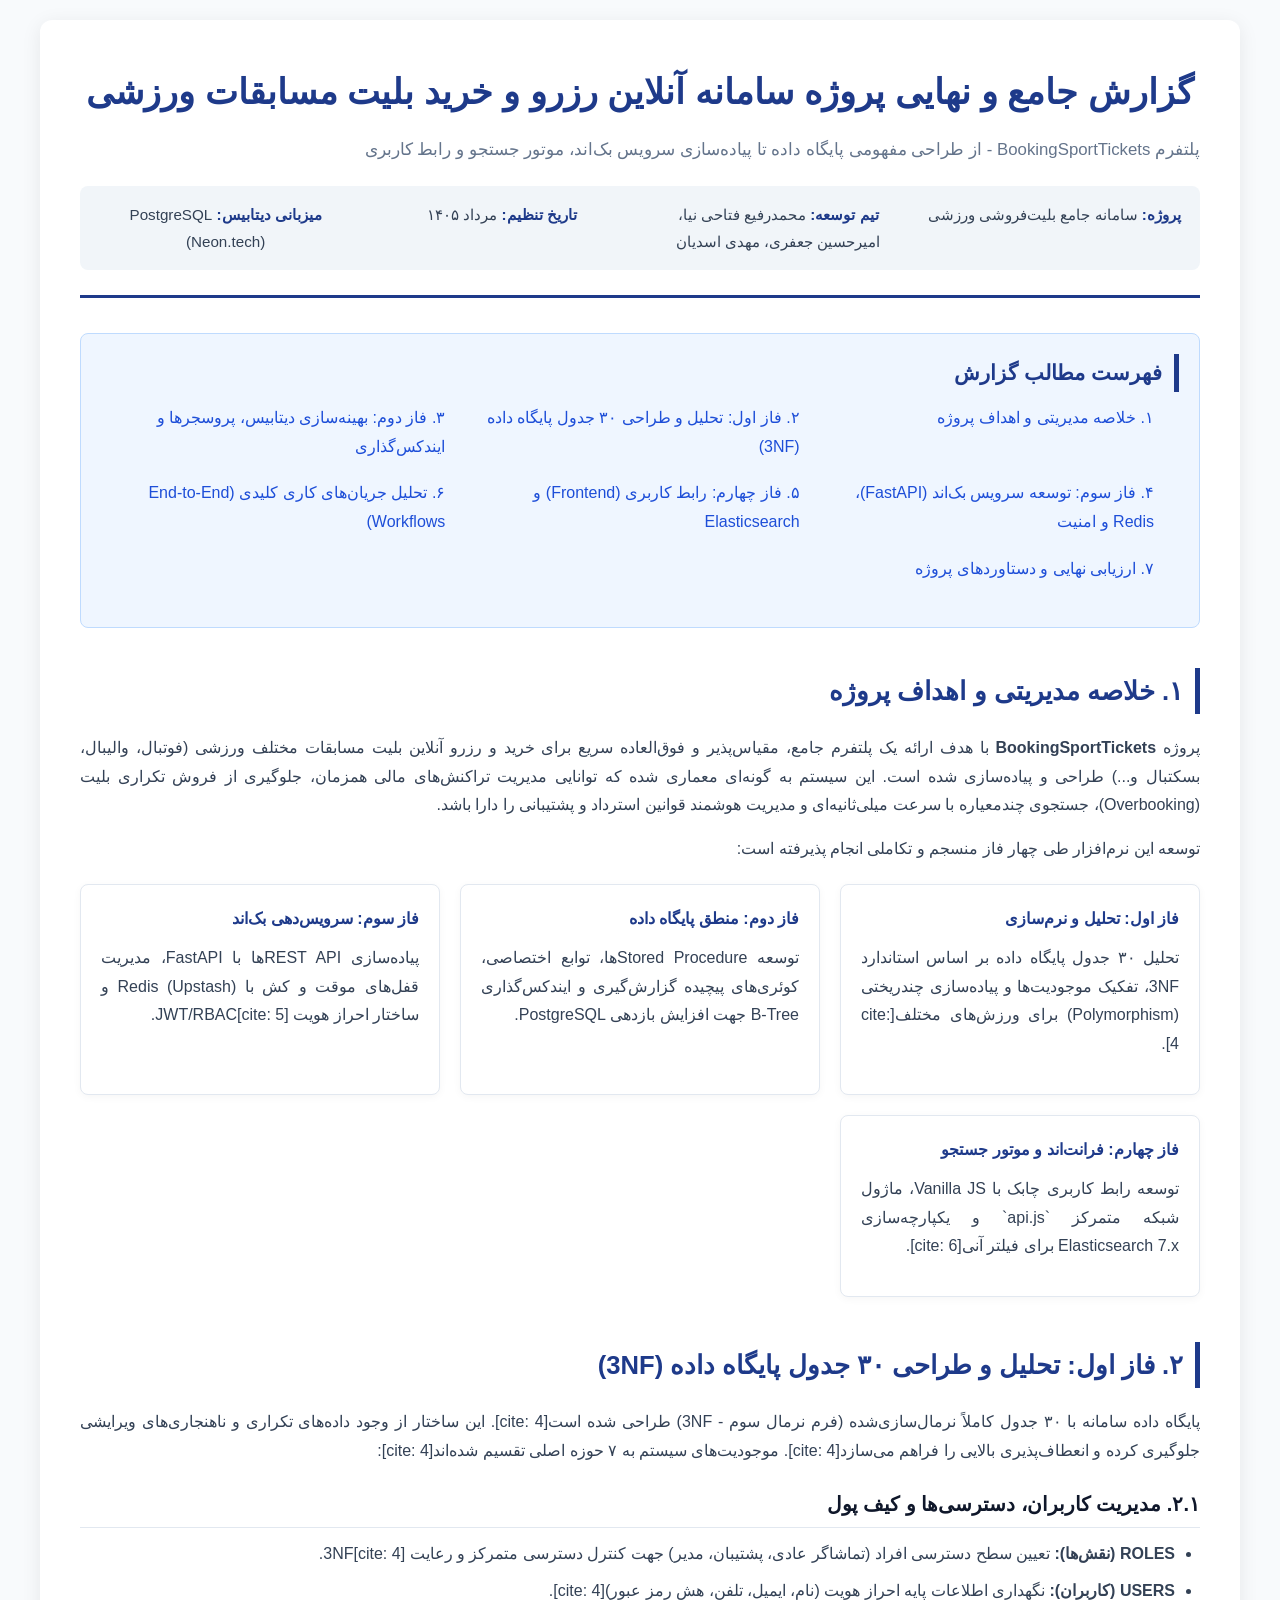
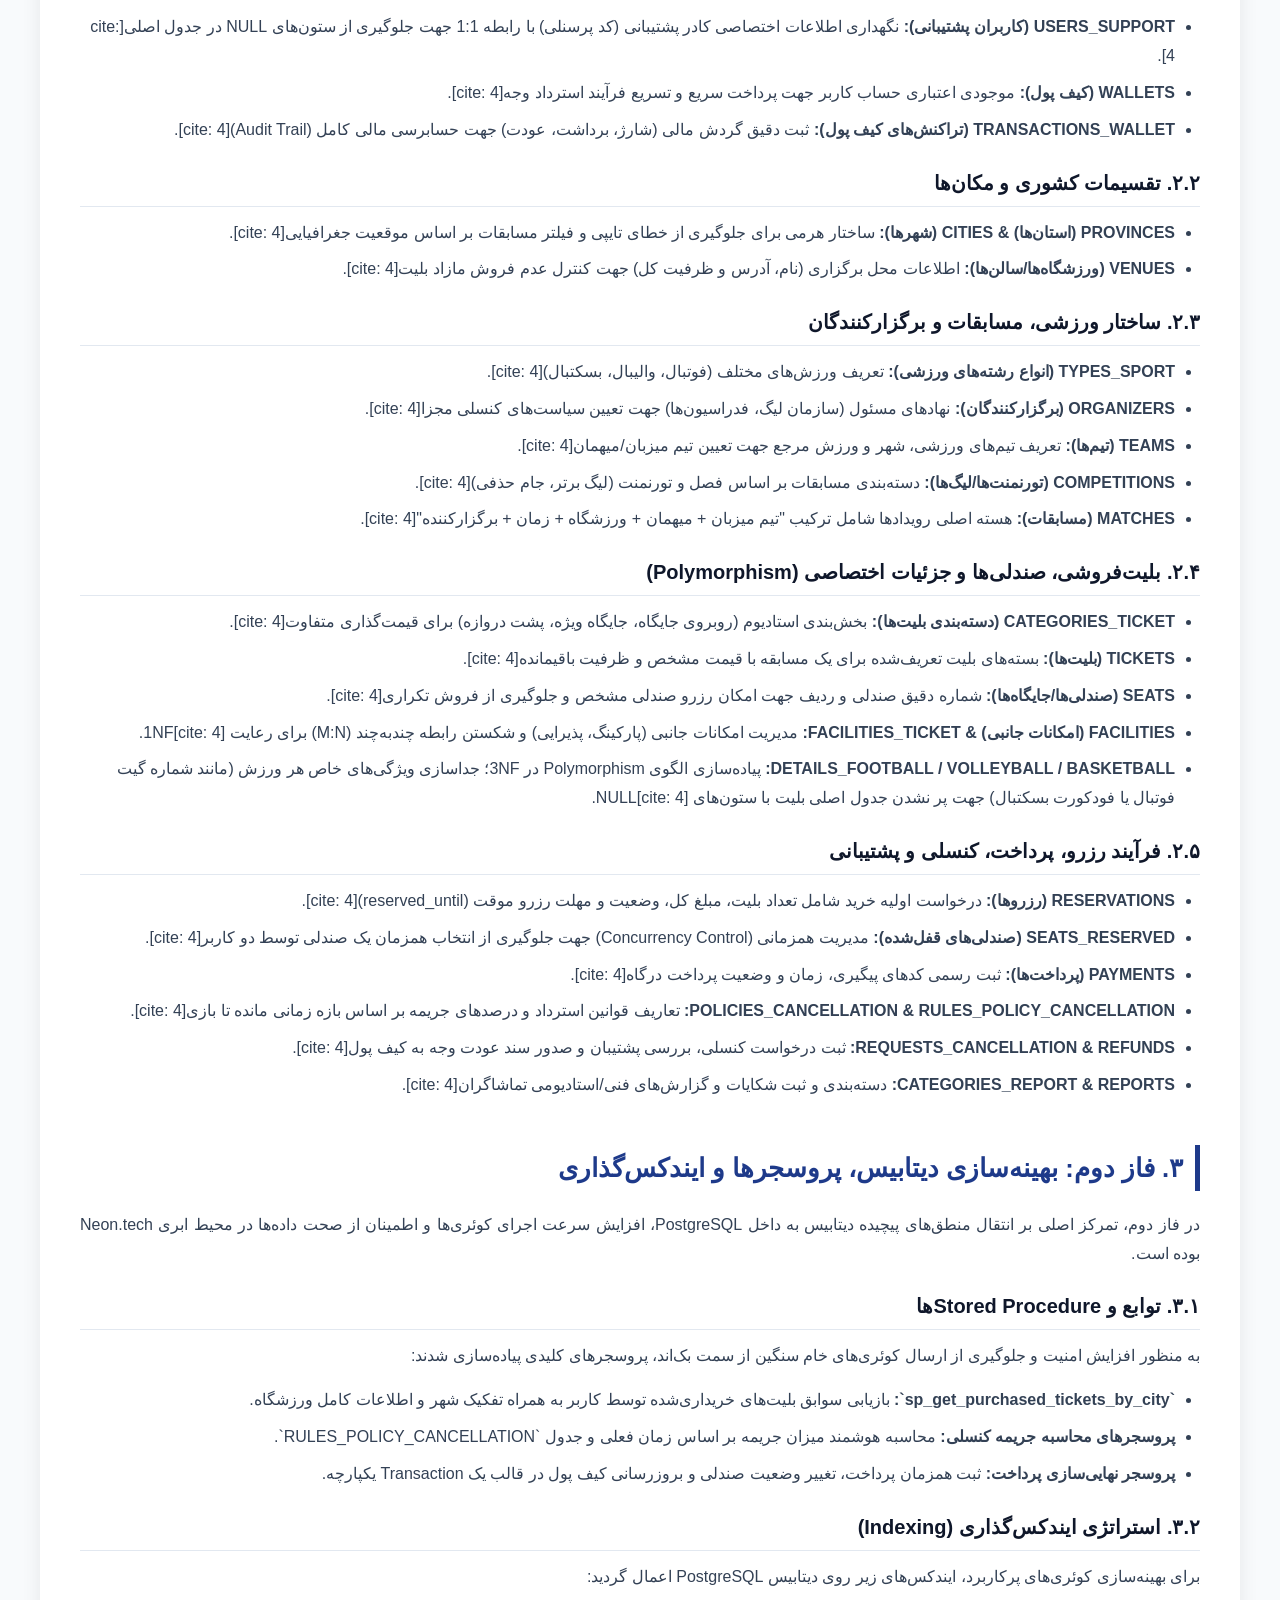
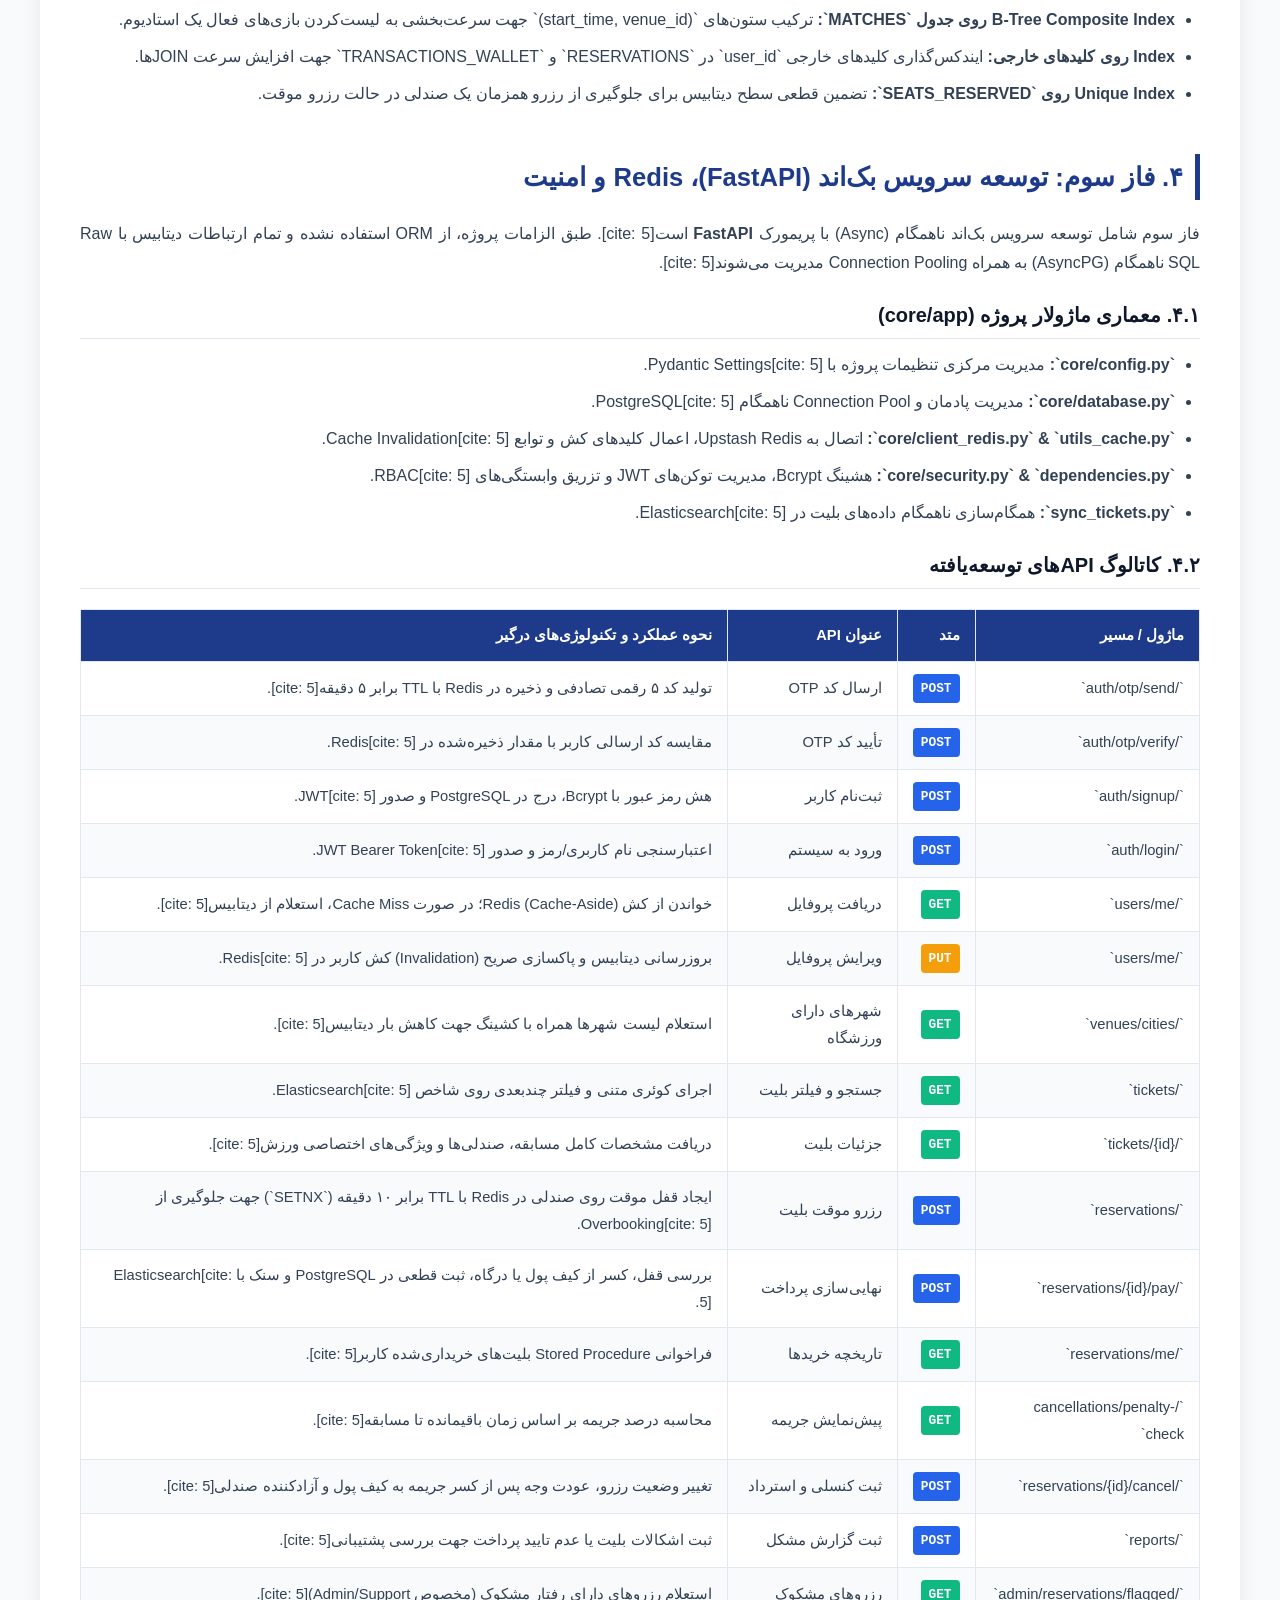
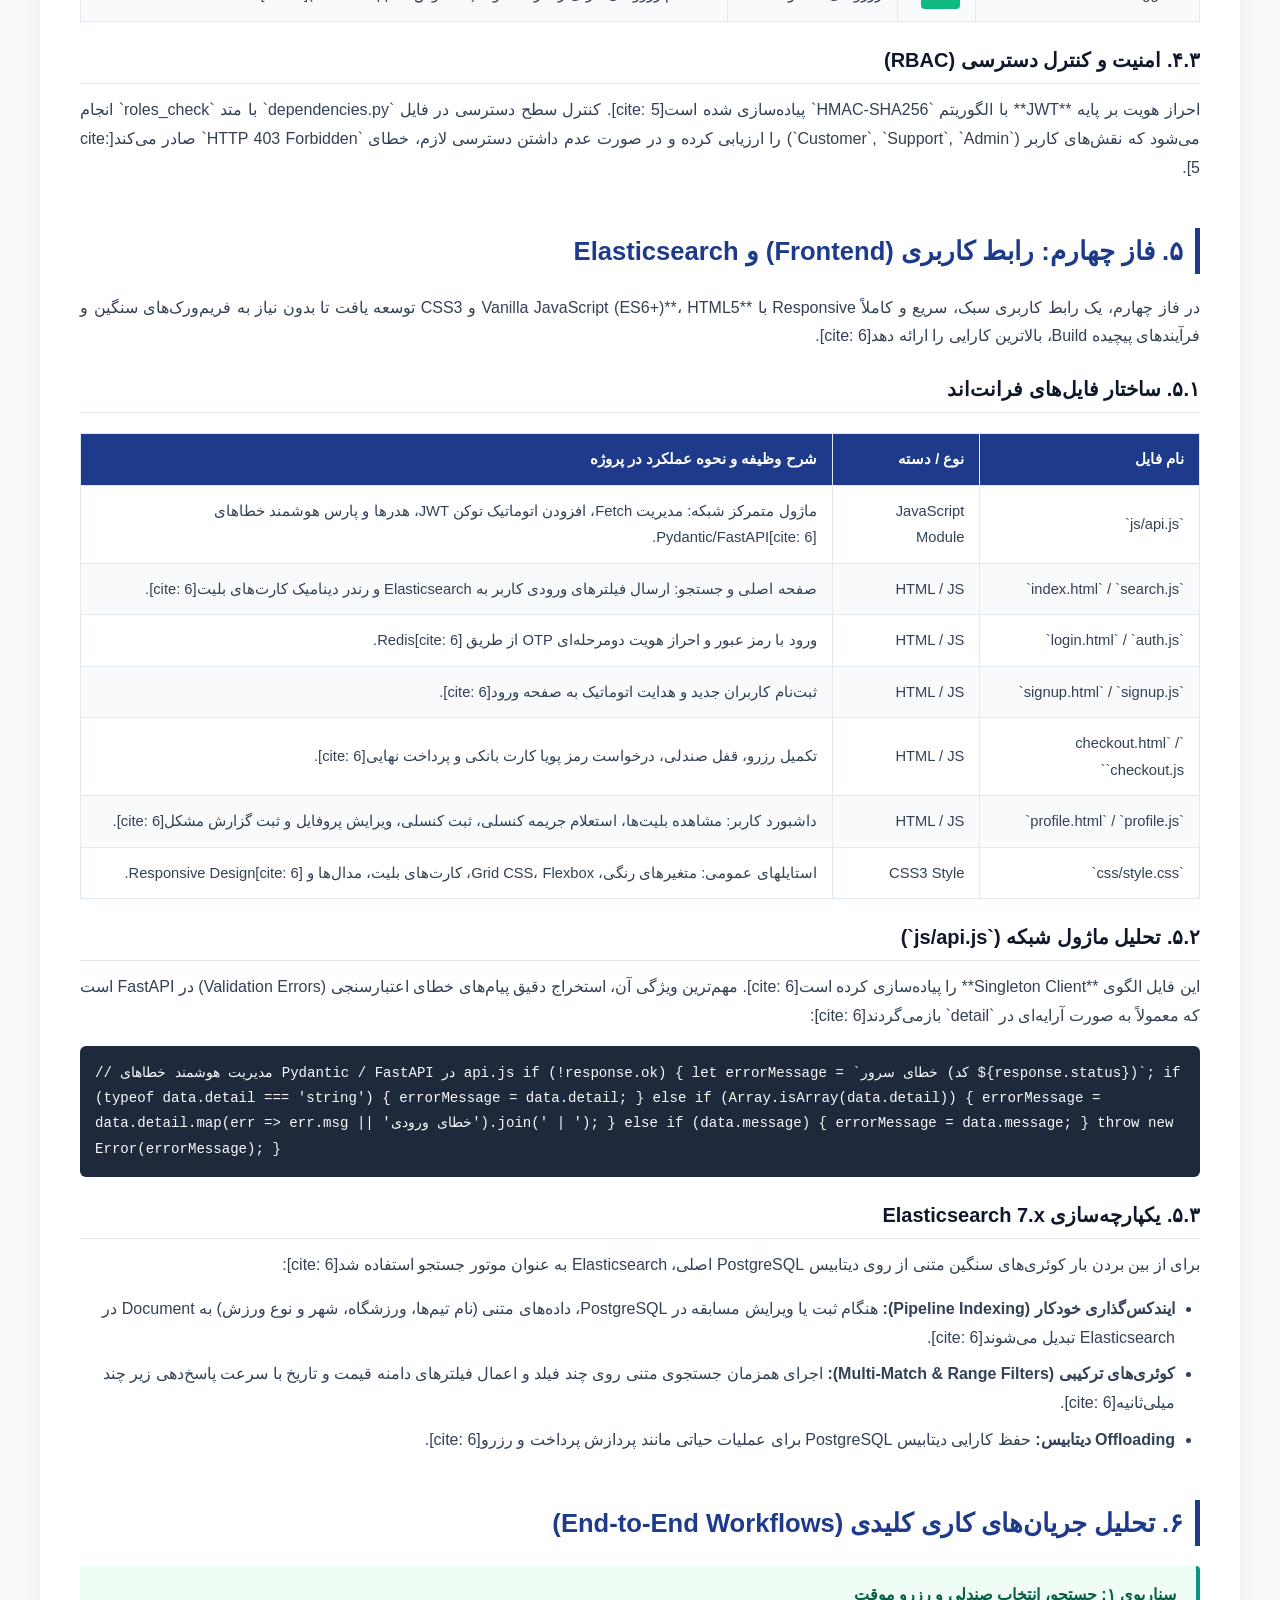
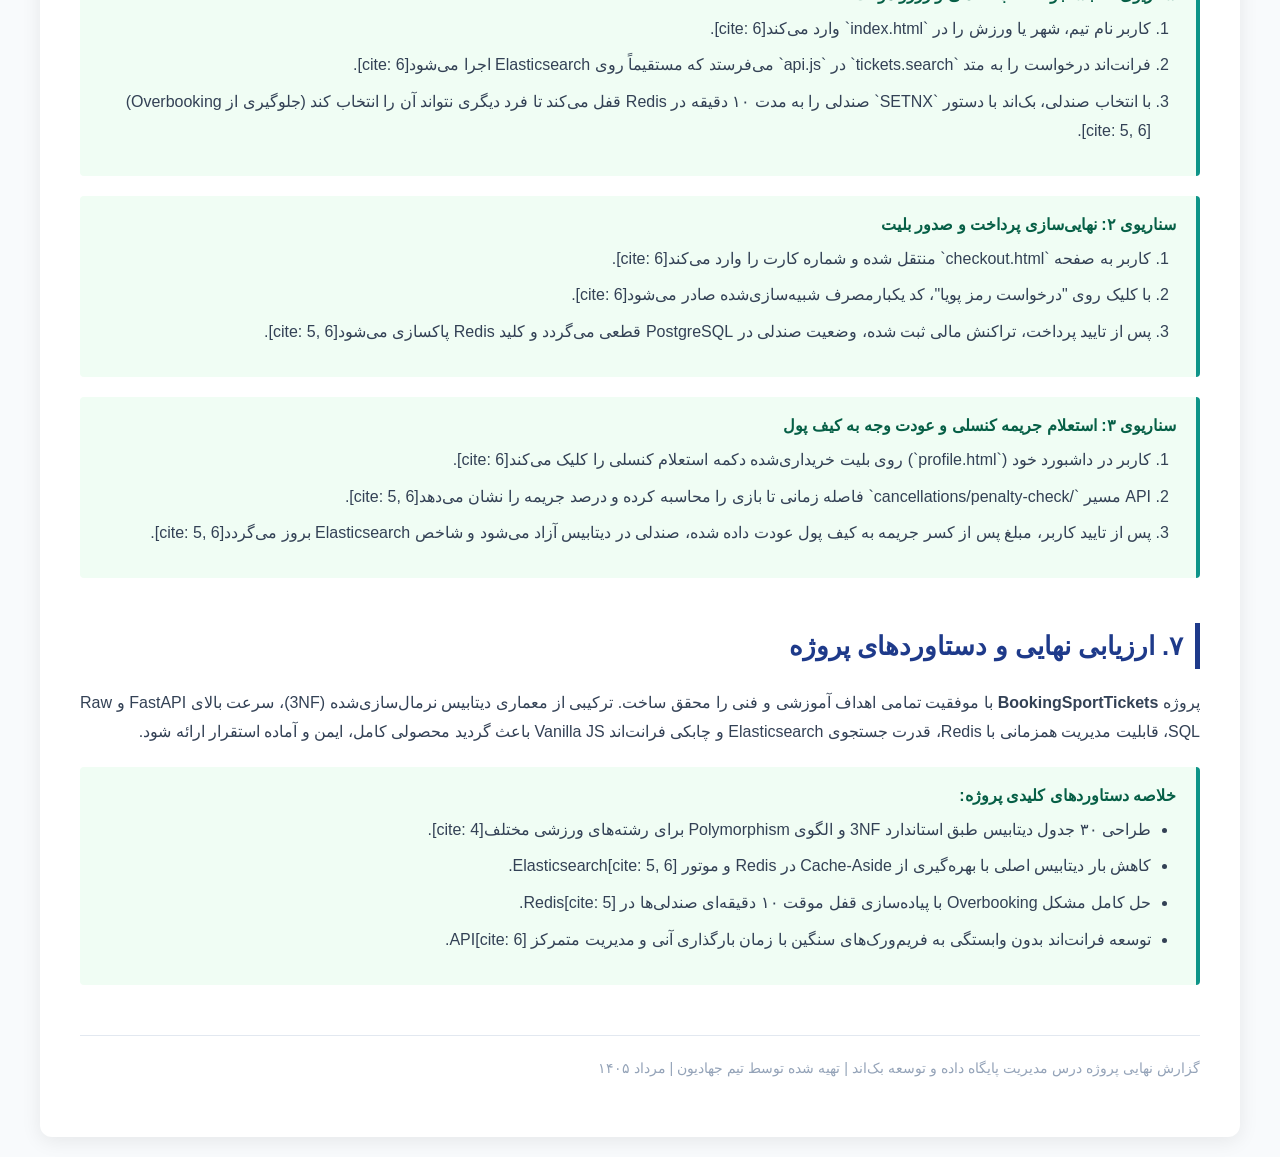
<file: Reports/Report.html>
<!DOCTYPE html>
<html lang="fa" dir="rtl">
<head>
    <meta charset="UTF-8">
    <meta name="viewport" content="width=device-width, initial-scale=1.0">
    <title>گزارش جامع و نهایی پروژه سامانه رزرو بلیت مسابقات ورزشی (BookingSportTickets)</title>
    <style>
        :root {
            --primary-color: #1e3a8a;
            --primary-light: #3b82f6;
            --secondary-color: #0f172a;
            --accent-color: #0d9488;
            --bg-color: #f8fafc;
            --card-bg: #ffffff;
            --text-color: #334155;
            --border-color: #e2e8f0;
            --badge-get: #10b981;
            --badge-post: #2563eb;
            --badge-put: #f59e0b;
            --badge-delete: #ef4444;
        }

        * {
            box-sizing: border-box;
            margin: 0;
            padding: 0;
        }

        body {
            font-family: 'Vazirmatn', Tahoma, Arial, sans-serif;
            background-color: var(--bg-color);
            color: var(--text-color);
            line-height: 1.8;
            padding: 20px;
            direction: rtl;
        }

        .container {
            max-width: 1200px;
            margin: 0 auto;
            background: var(--card-bg);
            padding: 40px;
            border-radius: 12px;
            box-shadow: 0 4px 20px rgba(0,0,0,0.08);
        }

        header {
            border-bottom: 3px solid var(--primary-color);
            padding-bottom: 25px;
            margin-bottom: 35px;
            text-align: center;
        }

        header h1 {
            color: var(--primary-color);
            font-size: 2.2rem;
            margin-bottom: 12px;
        }

        header p {
            color: #64748b;
            font-size: 1.05rem;
        }

        .meta-grid {
            display: grid;
            grid-template-columns: repeat(auto-fit, minmax(220px, 1fr));
            gap: 15px;
            margin-top: 20px;
            background-color: #f1f5f9;
            padding: 15px;
            border-radius: 8px;
        }

        .meta-item {
            font-size: 0.95rem;
        }

        .meta-item strong {
            color: var(--primary-color);
        }

        nav.toc {
            background-color: #eff6ff;
            border: 1px solid #bfdbfe;
            border-radius: 8px;
            padding: 20px;
            margin-bottom: 40px;
        }

        nav.toc h2 {
            color: var(--primary-color);
            font-size: 1.3rem;
            margin-bottom: 12px;
        }

        nav.toc ul {
            list-style-type: none;
            display: grid;
            grid-template-columns: repeat(auto-fit, minmax(280px, 1fr));
            gap: 10px;
        }

        nav.toc a {
            color: #1d4ed8;
            text-decoration: none;
            font-weight: 500;
        }

        nav.toc a:hover {
            text-decoration: underline;
        }

        section {
            margin-bottom: 45px;
        }

        h2 {
            color: var(--primary-color);
            font-size: 1.6rem;
            border-right: 5px solid var(--primary-color);
            padding-right: 12px;
            margin-bottom: 20px;
        }

        h3 {
            color: var(--secondary-color);
            font-size: 1.25rem;
            margin: 20px 0 12px 0;
            border-bottom: 1px solid var(--border-color);
            padding-bottom: 5px;
        }

        p {
            margin-bottom: 15px;
            text-align: justify;
        }

        ul, ol {
            margin-right: 25px;
            margin-bottom: 15px;
        }

        li {
            margin-bottom: 8px;
        }

        table {
            width: 100%;
            border-collapse: collapse;
            margin: 20px 0;
            font-size: 0.92rem;
        }

        table th, table td {
            border: 1px solid var(--border-color);
            padding: 12px 15px;
            text-align: right;
        }

        table th {
            background-color: var(--primary-color);
            color: #ffffff;
            font-weight: 600;
        }

        table tr:nth-child(even) {
            background-color: #f8fafc;
        }

        .badge {
            display: inline-block;
            padding: 3px 8px;
            border-radius: 4px;
            color: white;
            font-weight: bold;
            font-size: 0.8rem;
            font-family: monospace;
        }

        .badge-get { background-color: var(--badge-get); }
        .badge-post { background-color: var(--badge-post); }
        .badge-put { background-color: var(--badge-put); }
        .badge-delete { background-color: var(--badge-delete); }

        .callout {
            background-color: #f0fdf4;
            border-right: 4px solid var(--accent-color);
            padding: 15px 20px;
            border-radius: 4px;
            margin: 20px 0;
        }

        .callout-title {
            font-weight: bold;
            color: #065f46;
            margin-bottom: 5px;
        }

        .code-block {
            background-color: #1e293b;
            color: #f8fafc;
            padding: 15px;
            border-radius: 6px;
            font-family: monospace;
            direction: ltr;
            text-align: left;
            overflow-x: auto;
            margin: 15px 0;
            font-size: 0.88rem;
        }

        .grid-2 {
            display: grid;
            grid-template-columns: repeat(auto-fit, minmax(300px, 1fr));
            gap: 20px;
            margin: 20px 0;
        }

        .card {
            border: 1px solid var(--border-color);
            border-radius: 8px;
            padding: 20px;
            background-color: #ffffff;
            box-shadow: 0 2px 8px rgba(0,0,0,0.04);
        }

        .card h4 {
            color: var(--primary-color);
            margin-bottom: 10px;
        }

        footer {
            margin-top: 50px;
            border-top: 1px solid var(--border-color);
            padding-top: 20px;
            text-align: center;
            color: #94a3b8;
            font-size: 0.9rem;
        }
    </style>
</head>
<body>

<div class="container">
    <header>
        <h1>گزارش جامع و نهایی پروژه سامانه آنلاین رزرو و خرید بلیت مسابقات ورزشی</h1>
        <p>پلتفرم BookingSportTickets - از طراحی مفهومی پایگاه داده تا پیاده‌سازی سرویس بک‌اند، موتور جستجو و رابط کاربری</p>
        
        <div class="meta-grid">
            <div class="meta-item"><strong>پروژه:</strong> سامانه جامع بلیت‌فروشی ورزشی</div>
            <div class="meta-item"><strong>تیم توسعه:</strong> محمدرفیع فتاحی نیا، امیرحسین جعفری، مهدی اسدیان</div>
            <div class="meta-item"><strong>تاریخ تنظیم:</strong> مرداد ۱۴۰۵</div>
            <div class="meta-item"><strong>میزبانی دیتابیس:</strong> PostgreSQL (Neon.tech)</div>
        </div>
    </header>

    <nav class="toc">
        <h2>فهرست مطالب گزارش</h2>
        <ul>
            <li><a href="#sec-intro">۱. خلاصه مدیریتی و اهداف پروژه</a></li>
            <li><a href="#sec-phase1">۲. فاز اول: تحلیل و طراحی ۳۰ جدول پایگاه داده (3NF)</a></li>
            <li><a href="#sec-phase2">۳. فاز دوم: بهینه‌سازی دیتابیس، پروسجرها و ایندکس‌گذاری</a></li>
            <li><a href="#sec-phase3">۴. فاز سوم: توسعه سرویس بک‌اند (FastAPI)، Redis و امنیت</a></li>
            <li><a href="#sec-phase4">۵. فاز چهارم: رابط کاربری (Frontend) و Elasticsearch</a></li>
            <li><a href="#sec-workflows">۶. تحلیل جریان‌های کاری کلیدی (End-to-End Workflows)</a></li>
            <li><a href="#sec-conclusion">۷. ارزیابی نهایی و دستاوردهای پروژه</a></li>
        </ul>
    </nav>

    <!-- SECTION 1 -->
    <section id="sec-intro">
        <h2>۱. خلاصه مدیریتی و اهداف پروژه</h2>
        <p>
            پروژه <strong>BookingSportTickets</strong> با هدف ارائه یک پلتفرم جامع، مقیاس‌پذیر و فوق‌العاده سریع برای خرید و رزرو آنلاین بلیت مسابقات مختلف ورزشی (فوتبال، والیبال، بسکتبال و...) طراحی و پیاده‌سازی شده است. این سیستم به گونه‌ای معماری شده که توانایی مدیریت تراکنش‌های مالی همزمان، جلوگیری از فروش تکراری بلیت (Overbooking)، جستجوی چندمعیاره با سرعت میلی‌ثانیه‌ای و مدیریت هوشمند قوانین استرداد و پشتیبانی را دارا باشد.
        </p>
        <p>
            توسعه این نرم‌افزار طی چهار فاز منسجم و تکاملی انجام پذیرفته است:
        </p>
        <div class="grid-2">
            <div class="card">
                <h4>فاز اول: تحلیل و نرم‌سازی</h4>
                <p>تحلیل ۳۰ جدول پایگاه داده بر اساس استاندارد 3NF، تفکیک موجودیت‌ها و پیاده‌سازی چندریختی (Polymorphism) برای ورزش‌های مختلف[cite: 4].</p>
            </div>
            <div class="card">
                <h4>فاز دوم: منطق پایگاه داده</h4>
                <p>توسعه Stored Procedureها، توابع اختصاصی، کوئری‌های پیچیده گزارش‌گیری و ایندکس‌گذاری B-Tree جهت افزایش بازدهی PostgreSQL.</p>
            </div>
            <div class="card">
                <h4>فاز سوم: سرویس‌دهی بک‌اند</h4>
                <p>پیاده‌سازی REST APIها با FastAPI، مدیریت قفل‌های موقت و کش با Redis (Upstash) و ساختار احراز هویت JWT/RBAC[cite: 5].</p>
            </div>
            <div class="card">
                <h4>فاز چهارم: فرانت‌اند و موتور جستجو</h4>
                <p>توسعه رابط کاربری چابک با Vanilla JS، ماژول شبکه متمرکز `api.js` و یکپارچه‌سازی Elasticsearch 7.x برای فیلتر آنی[cite: 6].</p>
            </div>
        </div>
    </section>

    <!-- SECTION 2 -->
    <section id="sec-phase1">
        <h2>۲. فاز اول: تحلیل و طراحی ۳۰ جدول پایگاه داده (3NF)</h2>
        <p>
            پایگاه داده سامانه با ۳۰ جدول کاملاً نرمال‌سازی‌شده (فرم نرمال سوم - 3NF) طراحی شده است[cite: 4]. این ساختار از وجود داده‌های تکراری و ناهنجاری‌های ویرایشی جلوگیری کرده و انعطاف‌پذیری بالایی را فراهم می‌سازد[cite: 4]. موجودیت‌های سیستم به ۷ حوزه اصلی تقسیم شده‌اند[cite: 4]:
        </p>

        <h3>۲.۱. مدیریت کاربران، دسترسی‌ها و کیف پول</h3>
        <ul>
            <li><strong>ROLES (نقش‌ها):</strong> تعیین سطح دسترسی افراد (تماشاگر عادی، پشتیبان، مدیر) جهت کنترل دسترسی متمرکز و رعایت 3NF[cite: 4].</li>
            <li><strong>USERS (کاربران):</strong> نگهداری اطلاعات پایه احراز هویت (نام، ایمیل، تلفن، هش رمز عبور)[cite: 4].</li>
            <li><strong>USERS_SUPPORT (کاربران پشتیبانی):</strong> نگهداری اطلاعات اختصاصی کادر پشتیبانی (کد پرسنلی) با رابطه 1:1 جهت جلوگیری از ستون‌های NULL در جدول اصلی[cite: 4].</li>
            <li><strong>WALLETS (کیف پول):</strong> موجودی اعتباری حساب کاربر جهت پرداخت سریع و تسریع فرآیند استرداد وجه[cite: 4].</li>
            <li><strong>TRANSACTIONS_WALLET (تراکنش‌های کیف پول):</strong> ثبت دقیق گردش مالی (شارژ، برداشت، عودت) جهت حسابرسی مالی کامل (Audit Trail)[cite: 4].</li>
        </ul>

        <h3>۲.۲. تقسیمات کشوری و مکان‌ها</h3>
        <ul>
            <li><strong>PROVINCES (استان‌ها) & CITIES (شهرها):</strong> ساختار هرمی برای جلوگیری از خطای تایپی و فیلتر مسابقات بر اساس موقعیت جغرافیایی[cite: 4].</li>
            <li><strong>VENUES (ورزشگاه‌ها/سالن‌ها):</strong> اطلاعات محل برگزاری (نام، آدرس و ظرفیت کل) جهت کنترل عدم فروش مازاد بلیت[cite: 4].</li>
        </ul>

        <h3>۲.۳. ساختار ورزشی، مسابقات و برگزارکنندگان</h3>
        <ul>
            <li><strong>TYPES_SPORT (انواع رشته‌های ورزشی):</strong> تعریف ورزش‌های مختلف (فوتبال، والیبال، بسکتبال)[cite: 4].</li>
            <li><strong>ORGANIZERS (برگزارکنندگان):</strong> نهادهای مسئول (سازمان لیگ، فدراسیون‌ها) جهت تعیین سیاست‌های کنسلی مجزا[cite: 4].</li>
            <li><strong>TEAMS (تیم‌ها):</strong> تعریف تیم‌های ورزشی، شهر و ورزش مرجع جهت تعیین تیم میزبان/میهمان[cite: 4].</li>
            <li><strong>COMPETITIONS (تورنمنت‌ها/لیگ‌ها):</strong> دسته‌بندی مسابقات بر اساس فصل و تورنمنت (لیگ برتر، جام حذفی)[cite: 4].</li>
            <li><strong>MATCHES (مسابقات):</strong> هسته اصلی رویدادها شامل ترکیب "تیم میزبان + میهمان + ورزشگاه + زمان + برگزارکننده"[cite: 4].</li>
        </ul>

        <h3>۲.۴. بلیت‌فروشی، صندلی‌ها و جزئیات اختصاصی (Polymorphism)</h3>
        <ul>
            <li><strong>CATEGORIES_TICKET (دسته‌بندی بلیت‌ها):</strong> بخش‌بندی استادیوم (روبروی جایگاه، جایگاه ویژه، پشت دروازه) برای قیمت‌گذاری متفاوت[cite: 4].</li>
            <li><strong>TICKETS (بلیت‌ها):</strong> بسته‌های بلیت تعریف‌شده برای یک مسابقه با قیمت مشخص و ظرفیت باقیمانده[cite: 4].</li>
            <li><strong>SEATS (صندلی‌ها/جایگاه‌ها):</strong> شماره دقیق صندلی و ردیف جهت امکان رزرو صندلی مشخص و جلوگیری از فروش تکراری[cite: 4].</li>
            <li><strong>FACILITIES (امکانات جانبی) & FACILITIES_TICKET:</strong> مدیریت امکانات جانبی (پارکینگ، پذیرایی) و شکستن رابطه چندبه‌چند (M:N) برای رعایت 1NF[cite: 4].</li>
            <li><strong>DETAILS_FOOTBALL / VOLLEYBALL / BASKETBALL:</strong> پیاده‌سازی الگوی Polymorphism در 3NF؛ جداسازی ویژگی‌های خاص هر ورزش (مانند شماره گیت فوتبال یا فودکورت بسکتبال) جهت پر نشدن جدول اصلی بلیت با ستون‌های NULL[cite: 4].</li>
        </ul>

        <h3>۲.۵. فرآیند رزرو، پرداخت، کنسلی و پشتیبانی</h3>
        <ul>
            <li><strong>RESERVATIONS (رزروها):</strong> درخواست اولیه خرید شامل تعداد بلیت، مبلغ کل، وضعیت و مهلت رزرو موقت (reserved_until)[cite: 4].</li>
            <li><strong>SEATS_RESERVED (صندلی‌های قفل‌شده):</strong> مدیریت همزمانی (Concurrency Control) جهت جلوگیری از انتخاب همزمان یک صندلی توسط دو کاربر[cite: 4].</li>
            <li><strong>PAYMENTS (پرداخت‌ها):</strong> ثبت رسمی کدهای پیگیری، زمان و وضعیت پرداخت درگاه[cite: 4].</li>
            <li><strong>POLICIES_CANCELLATION & RULES_POLICY_CANCELLATION:</strong> تعاریف قوانین استرداد و درصدهای جریمه بر اساس بازه زمانی مانده تا بازی[cite: 4].</li>
            <li><strong>REQUESTS_CANCELLATION & REFUNDS:</strong> ثبت درخواست کنسلی، بررسی پشتیبان و صدور سند عودت وجه به کیف پول[cite: 4].</li>
            <li><strong>CATEGORIES_REPORT & REPORTS:</strong> دسته‌بندی و ثبت شکایات و گزارش‌های فنی/استادیومی تماشاگران[cite: 4].</li>
        </ul>
    </section>

    <!-- SECTION 3 -->
    <section id="sec-phase2">
        <h2>۳. فاز دوم: بهینه‌سازی دیتابیس، پروسجرها و ایندکس‌گذاری</h2>
        <p>
            در فاز دوم، تمرکز اصلی بر انتقال منطق‌های پیچیده دیتابیس به داخل PostgreSQL، افزایش سرعت اجرای کوئری‌ها و اطمینان از صحت داده‌ها در محیط ابری Neon.tech بوده است.
        </p>

        <h3>۳.۱. توابع و Stored Procedureها</h3>
        <p>
            به منظور افزایش امنیت و جلوگیری از ارسال کوئری‌های خام سنگین از سمت بک‌اند، پروسجرهای کلیدی پیاده‌سازی شدند:
        </p>
        <ul>
            <li><strong>`sp_get_purchased_tickets_by_city`:</strong> بازیابی سوابق بلیت‌های خریداری‌شده توسط کاربر به همراه تفکیک شهر و اطلاعات کامل ورزشگاه.</li>
            <li><strong>پروسجرهای محاسبه جریمه کنسلی:</strong> محاسبه هوشمند میزان جریمه بر اساس زمان فعلی و جدول `RULES_POLICY_CANCELLATION`.</li>
            <li><strong>پروسجر نهایی‌سازی پرداخت:</strong> ثبت همزمان پرداخت، تغییر وضعیت صندلی و بروزرسانی کیف پول در قالب یک Transaction یکپارچه.</li>
        </ul>

        <h3>۳.۲. استراتژی ایندکس‌گذاری (Indexing)</h3>
        <p>
            برای بهینه‌سازی کوئری‌های پرکاربرد، ایندکس‌های زیر روی دیتابیس PostgreSQL اعمال گردید:
        </p>
        <ul>
            <li><strong>B-Tree Composite Index روی جدول `MATCHES`:</strong> ترکیب ستون‌های `(start_time, venue_id)` جهت سرعت‌بخشی به لیست‌کردن بازی‌های فعال یک استادیوم.</li>
            <li><strong>Index روی کلیدهای خارجی:</strong> ایندکس‌گذاری کلیدهای خارجی `user_id` در `RESERVATIONS` و `TRANSACTIONS_WALLET` جهت افزایش سرعت JOINها.</li>
            <li><strong>Unique Index روی `SEATS_RESERVED`:</strong> تضمین قطعی سطح دیتابیس برای جلوگیری از رزرو همزمان یک صندلی در حالت رزرو موقت.</li>
        </ul>
    </section>

    <!-- SECTION 4 -->
    <section id="sec-phase3">
        <h2>۴. فاز سوم: توسعه سرویس بک‌اند (FastAPI)، Redis و امنیت</h2>
        <p>
            فاز سوم شامل توسعه سرویس بک‌اند ناهمگام (Async) با پریمورک <strong>FastAPI</strong> است[cite: 5]. طبق الزامات پروژه، از ORM استفاده نشده و تمام ارتباطات دیتابیس با Raw SQL ناهمگام (AsyncPG) به همراه Connection Pooling مدیریت می‌شوند[cite: 5].
        </p>

        <h3>۴.۱. معماری ماژولار پروژه (core/app)</h3>
        <ul>
            <li><strong>`core/config.py`:</strong> مدیریت مرکزی تنظیمات پروژه با Pydantic Settings[cite: 5].</li>
            <li><strong>`core/database.py`:</strong> مدیریت پادمان و Connection Pool ناهمگام PostgreSQL[cite: 5].</li>
            <li><strong>`core/client_redis.py` & `utils_cache.py`:</strong> اتصال به Upstash Redis، اعمال کلیدهای کش و توابع Cache Invalidation[cite: 5].</li>
            <li><strong>`core/security.py` & `dependencies.py`:</strong> هشینگ Bcrypt، مدیریت توکن‌های JWT و تزریق وابستگی‌های RBAC[cite: 5].</li>
            <li><strong>`sync_tickets.py`:</strong> همگام‌سازی ناهمگام داده‌های بلیت در Elasticsearch[cite: 5].</li>
        </ul>

        <h3>۴.۲. کاتالوگ APIهای توسعه‌یافته</h3>
        <table>
            <thead>
                <tr>
                    <th>ماژول / مسیر</th>
                    <th>متد</th>
                    <th>عنوان API</th>
                    <th>نحوه عملکرد و تکنولوژی‌های درگیر</th>
                </tr>
            </thead>
            <tbody>
                <tr>
                    <td>`/auth/otp/send`</td>
                    <td><span class="badge badge-post">POST</span></td>
                    <td>ارسال کد OTP</td>
                    <td>تولید کد ۵ رقمی تصادفی و ذخیره در Redis با TTL برابر ۵ دقیقه[cite: 5].</td>
                </tr>
                <tr>
                    <td>`/auth/otp/verify`</td>
                    <td><span class="badge badge-post">POST</span></td>
                    <td>تأیید کد OTP</td>
                    <td>مقایسه کد ارسالی کاربر با مقدار ذخیره‌شده در Redis[cite: 5].</td>
                </tr>
                <tr>
                    <td>`/auth/signup`</td>
                    <td><span class="badge badge-post">POST</span></td>
                    <td>ثبت‌نام کاربر</td>
                    <td>هش رمز عبور با Bcrypt، درج در PostgreSQL و صدور JWT[cite: 5].</td>
                </tr>
                <tr>
                    <td>`/auth/login`</td>
                    <td><span class="badge badge-post">POST</span></td>
                    <td>ورود به سیستم</td>
                    <td>اعتبارسنجی نام کاربری/رمز و صدور JWT Bearer Token[cite: 5].</td>
                </tr>
                <tr>
                    <td>`/users/me`</td>
                    <td><span class="badge badge-get">GET</span></td>
                    <td>دریافت پروفایل</td>
                    <td>خواندن از کش Redis (Cache-Aside)؛ در صورت Cache Miss، استعلام از دیتابیس[cite: 5].</td>
                </tr>
                <tr>
                    <td>`/users/me`</td>
                    <td><span class="badge badge-put">PUT</span></td>
                    <td>ویرایش پروفایل</td>
                    <td>بروزرسانی دیتابیس و پاکسازی صریح (Invalidation) کش کاربر در Redis[cite: 5].</td>
                </tr>
                <tr>
                    <td>`/venues/cities`</td>
                    <td><span class="badge badge-get">GET</span></td>
                    <td>شهرهای دارای ورزشگاه</td>
                    <td>استعلام لیست شهرها همراه با کشینگ جهت کاهش بار دیتابیس[cite: 5].</td>
                </tr>
                <tr>
                    <td>`/tickets`</td>
                    <td><span class="badge badge-get">GET</span></td>
                    <td>جستجو و فیلتر بلیت</td>
                    <td>اجرای کوئری متنی و فیلتر چندبعدی روی شاخص Elasticsearch[cite: 5].</td>
                </tr>
                <tr>
                    <td>`/tickets/{id}`</td>
                    <td><span class="badge badge-get">GET</span></td>
                    <td>جزئیات بلیت</td>
                    <td>دریافت مشخصات کامل مسابقه، صندلی‌ها و ویژگی‌های اختصاصی ورزش[cite: 5].</td>
                </tr>
                <tr>
                    <td>`/reservations`</td>
                    <td><span class="badge badge-post">POST</span></td>
                    <td>رزرو موقت بلیت</td>
                    <td>ایجاد قفل موقت روی صندلی در Redis با TTL برابر ۱۰ دقیقه (`SETNX`) جهت جلوگیری از Overbooking[cite: 5].</td>
                </tr>
                <tr>
                    <td>`/reservations/{id}/pay`</td>
                    <td><span class="badge badge-post">POST</span></td>
                    <td>نهایی‌سازی پرداخت</td>
                    <td>بررسی قفل، کسر از کیف پول یا درگاه، ثبت قطعی در PostgreSQL و سنک با Elasticsearch[cite: 5].</td>
                </tr>
                <tr>
                    <td>`/reservations/me`</td>
                    <td><span class="badge badge-get">GET</span></td>
                    <td>تاریخچه خریدها</td>
                    <td>فراخوانی Stored Procedure بلیت‌های خریداری‌شده کاربر[cite: 5].</td>
                </tr>
                <tr>
                    <td>`/cancellations/penalty-check`</td>
                    <td><span class="badge badge-get">GET</span></td>
                    <td>پیش‌نمایش جریمه</td>
                    <td>محاسبه درصد جریمه بر اساس زمان باقیمانده تا مسابقه[cite: 5].</td>
                </tr>
                <tr>
                    <td>`/reservations/{id}/cancel`</td>
                    <td><span class="badge badge-post">POST</span></td>
                    <td>ثبت کنسلی و استرداد</td>
                    <td>تغییر وضعیت رزرو، عودت وجه پس از کسر جریمه به کیف پول و آزادکننده صندلی[cite: 5].</td>
                </tr>
                <tr>
                    <td>`/reports`</td>
                    <td><span class="badge badge-post">POST</span></td>
                    <td>ثبت گزارش مشکل</td>
                    <td>ثبت اشکالات بلیت یا عدم تایید پرداخت جهت بررسی پشتیبانی[cite: 5].</td>
                </tr>
                <tr>
                    <td>`/admin/reservations/flagged`</td>
                    <td><span class="badge badge-get">GET</span></td>
                    <td>رزروهای مشکوک</td>
                    <td>استعلام رزروهای دارای رفتار مشکوک (مخصوص Admin/Support)[cite: 5].</td>
                </tr>
            </tbody>
        </table>

        <h3>۴.۳. امنیت و کنترل دسترسی (RBAC)</h3>
        <p>
            احراز هویت بر پایه **JWT** با الگوریتم `HMAC-SHA256` پیاده‌سازی شده است[cite: 5]. کنترل سطح دسترسی در فایل `dependencies.py` با متد `roles_check` انجام می‌شود که نقش‌های کاربر (`Customer`, `Support`, `Admin`) را ارزیابی کرده و در صورت عدم داشتن دسترسی لازم، خطای `HTTP 403 Forbidden` صادر می‌کند[cite: 5].
        </p>
    </section>

    <!-- SECTION 5 -->
    <section id="sec-phase4">
        <h2>۵. فاز چهارم: رابط کاربری (Frontend) و Elasticsearch</h2>
        <p>
            در فاز چهارم، یک رابط کاربری سبک، سریع و کاملاً Responsive با **Vanilla JavaScript (ES6+)**، HTML5 و CSS3 توسعه یافت تا بدون نیاز به فریم‌ورک‌های سنگین و فرآیندهای پیچیده Build، بالاترین کارایی را ارائه دهد[cite: 6].
        </p>

        <h3>۵.۱. ساختار فایل‌های فرانت‌اند</h3>
        <table>
            <thead>
                <tr>
                    <th>نام فایل</th>
                    <th>نوع / دسته</th>
                    <th>شرح وظیفه و نحوه عملکرد در پروژه</th>
                </tr>
            </thead>
            <tbody>
                <tr>
                    <td>`js/api.js`</td>
                    <td>JavaScript Module</td>
                    <td>ماژول متمرکز شبکه: مدیریت Fetch، افزودن اتوماتیک توکن JWT، هدرها و پارس هوشمند خطاهای Pydantic/FastAPI[cite: 6].</td>
                </tr>
                <tr>
                    <td>`index.html` / `search.js`</td>
                    <td>HTML / JS</td>
                    <td>صفحه اصلی و جستجو: ارسال فیلترهای ورودی کاربر به Elasticsearch و رندر دینامیک کارت‌های بلیت[cite: 6].</td>
                </tr>
                <tr>
                    <td>`login.html` / `auth.js`</td>
                    <td>HTML / JS</td>
                    <td>ورود با رمز عبور و احراز هویت دومرحله‌ای OTP از طریق Redis[cite: 6].</td>
                </tr>
                <tr>
                    <td>`signup.html` / `signup.js`</td>
                    <td>HTML / JS</td>
                    <td>ثبت‌نام کاربران جدید و هدایت اتوماتیک به صفحه ورود[cite: 6].</td>
                </tr>
                <tr>
                    <td>`checkout.html` / `checkout.js`</td>
                    <td>HTML / JS</td>
                    <td>تکمیل رزرو، قفل صندلی، درخواست رمز پویا کارت بانکی و پرداخت نهایی[cite: 6].</td>
                </tr>
                <tr>
                    <td>`profile.html` / `profile.js`</td>
                    <td>HTML / JS</td>
                    <td>داشبورد کاربر: مشاهده بلیت‌ها، استعلام جریمه کنسلی، ثبت کنسلی، ویرایش پروفایل و ثبت گزارش مشکل[cite: 6].</td>
                </tr>
                <tr>
                    <td>`css/style.css`</td>
                    <td>CSS3 Style</td>
                    <td>استایلهای عمومی: متغیرهای رنگی، Grid CSS، Flexbox، کارت‌های بلیت، مدال‌ها و Responsive Design[cite: 6].</td>
                </tr>
            </tbody>
        </table>

        <h3>۵.۲. تحلیل ماژول شبکه (`js/api.js`)</h3>
        <p>
            این فایل الگوی **Singleton Client** را پیاده‌سازی کرده است[cite: 6]. مهم‌ترین ویژگی آن، استخراج دقیق پیام‌های خطای اعتبارسنجی (Validation Errors) در FastAPI است که معمولاً به صورت آرایه‌ای در `detail` بازمی‌گردند[cite: 6]:
        </p>
        <div class="code-block">
// مدیریت هوشمند خطاهای Pydantic / FastAPI در api.js
if (!response.ok) {
    let errorMessage = `خطای سرور (کد ${response.status})`;
    if (typeof data.detail === 'string') {
        errorMessage = data.detail;
    } else if (Array.isArray(data.detail)) {
        errorMessage = data.detail.map(err => err.msg || 'خطای ورودی').join(' | ');
    } else if (data.message) {
        errorMessage = data.message;
    }
    throw new Error(errorMessage);
}
        </div>

        <h3>۵.۳. یکپارچه‌سازی Elasticsearch 7.x</h3>
        <p>
            برای از بین بردن بار کوئری‌های سنگین متنی از روی دیتابیس PostgreSQL اصلی، Elasticsearch به عنوان موتور جستجو استفاده شد[cite: 6]:
        </p>
        <ul>
            <li><strong>ایندکس‌گذاری خودکار (Pipeline Indexing):</strong> هنگام ثبت یا ویرایش مسابقه در PostgreSQL، داده‌های متنی (نام تیم‌ها، ورزشگاه، شهر و نوع ورزش) به Document در Elasticsearch تبدیل می‌شوند[cite: 6].</li>
            <li><strong>کوئری‌های ترکیبی (Multi-Match & Range Filters):</strong> اجرای همزمان جستجوی متنی روی چند فیلد و اعمال فیلترهای دامنه قیمت و تاریخ با سرعت پاسخ‌دهی زیر چند میلی‌ثانیه[cite: 6].</li>
            <li><strong>Offloading دیتابیس:</strong> حفظ کارایی دیتابیس PostgreSQL برای عملیات حیاتی مانند پردازش پرداخت و رزرو[cite: 6].</li>
        </ul>
    </section>

    <!-- SECTION 6 -->
    <section id="sec-workflows">
        <h2>۶. تحلیل جریان‌های کاری کلیدی (End-to-End Workflows)</h2>

        <div class="callout">
            <div class="callout-title">سناریوی ۱: جستجو، انتخاب صندلی و رزرو موقت</div>
            <ol>
                <li>کاربر نام تیم، شهر یا ورزش را در `index.html` وارد می‌کند[cite: 6].</li>
                <li>فرانت‌اند درخواست را به متد `tickets.search` در `api.js` می‌فرستد که مستقیماً روی Elasticsearch اجرا می‌شود[cite: 6].</li>
                <li>با انتخاب صندلی، بک‌اند با دستور `SETNX` صندلی را به مدت ۱۰ دقیقه در Redis قفل می‌کند تا فرد دیگری نتواند آن را انتخاب کند (جلوگیری از Overbooking)[cite: 5, 6].</li>
            </ol>
        </div>

        <div class="callout">
            <div class="callout-title">سناریوی ۲: نهایی‌سازی پرداخت و صدور بلیت</div>
            <ol>
                <li>کاربر به صفحه `checkout.html` منتقل شده و شماره کارت را وارد می‌کند[cite: 6].</li>
                <li>با کلیک روی "درخواست رمز پویا"، کد یکبارمصرف شبیه‌سازی‌شده صادر می‌شود[cite: 6].</li>
                <li>پس از تایید پرداخت، تراکنش مالی ثبت شده، وضعیت صندلی در PostgreSQL قطعی می‌گردد و کلید Redis پاکسازی می‌شود[cite: 5, 6].</li>
            </ol>
        </div>

        <div class="callout">
            <div class="callout-title">سناریوی ۳: استعلام جریمه کنسلی و عودت وجه به کیف پول</div>
            <ol>
                <li>کاربر در داشبورد خود (`profile.html`) روی بلیت خریداری‌شده دکمه استعلام کنسلی را کلیک می‌کند[cite: 6].</li>
                <li>API مسیر `/cancellations/penalty-check` فاصله زمانی تا بازی را محاسبه کرده و درصد جریمه را نشان می‌دهد[cite: 5, 6].</li>
                <li>پس از تایید کاربر، مبلغ پس از کسر جریمه به کیف پول عودت داده شده، صندلی در دیتابیس آزاد می‌شود و شاخص Elasticsearch بروز می‌گردد[cite: 5, 6].</li>
            </ol>
        </div>
    </section>

    <!-- SECTION 7 -->
    <section id="sec-conclusion">
        <h2>۷. ارزیابی نهایی و دستاوردهای پروژه</h2>
        <p>
            پروژه <strong>BookingSportTickets</strong> با موفقیت تمامی اهداف آموزشی و فنی را محقق ساخت. ترکیبی از معماری دیتابیس نرمال‌سازی‌شده (3NF)، سرعت بالای FastAPI و Raw SQL، قابلیت مدیریت همزمانی با Redis، قدرت جستجوی Elasticsearch و چابکی فرانت‌اند Vanilla JS باعث گردید محصولی کامل، ایمن و آماده استقرار ارائه شود.
        </p>
        <div class="callout">
            <div class="callout-title">خلاصه دستاوردهای کلیدی پروژه:</div>
            <ul>
                <li>طراحی ۳۰ جدول دیتابیس طبق استاندارد 3NF و الگوی Polymorphism برای رشته‌های ورزشی مختلف[cite: 4].</li>
                <li>کاهش بار دیتابیس اصلی با بهره‌گیری از Cache-Aside در Redis و موتور Elasticsearch[cite: 5, 6].</li>
                <li>حل کامل مشکل Overbooking با پیاده‌سازی قفل موقت ۱۰ دقیقه‌ای صندلی‌ها در Redis[cite: 5].</li>
                <li>توسعه فرانت‌اند بدون وابستگی به فریم‌ورک‌های سنگین با زمان بارگذاری آنی و مدیریت متمرکز API[cite: 6].</li>
            </ul>
        </div>
    </section>

    <footer>
        <p>گزارش نهایی پروژه درس مدیریت پایگاه داده و توسعه بک‌اند | تهیه شده توسط تیم جهادیون | مرداد ۱۴۰۵</p>
    </footer>
</div>

</body>
</html>
</file>
